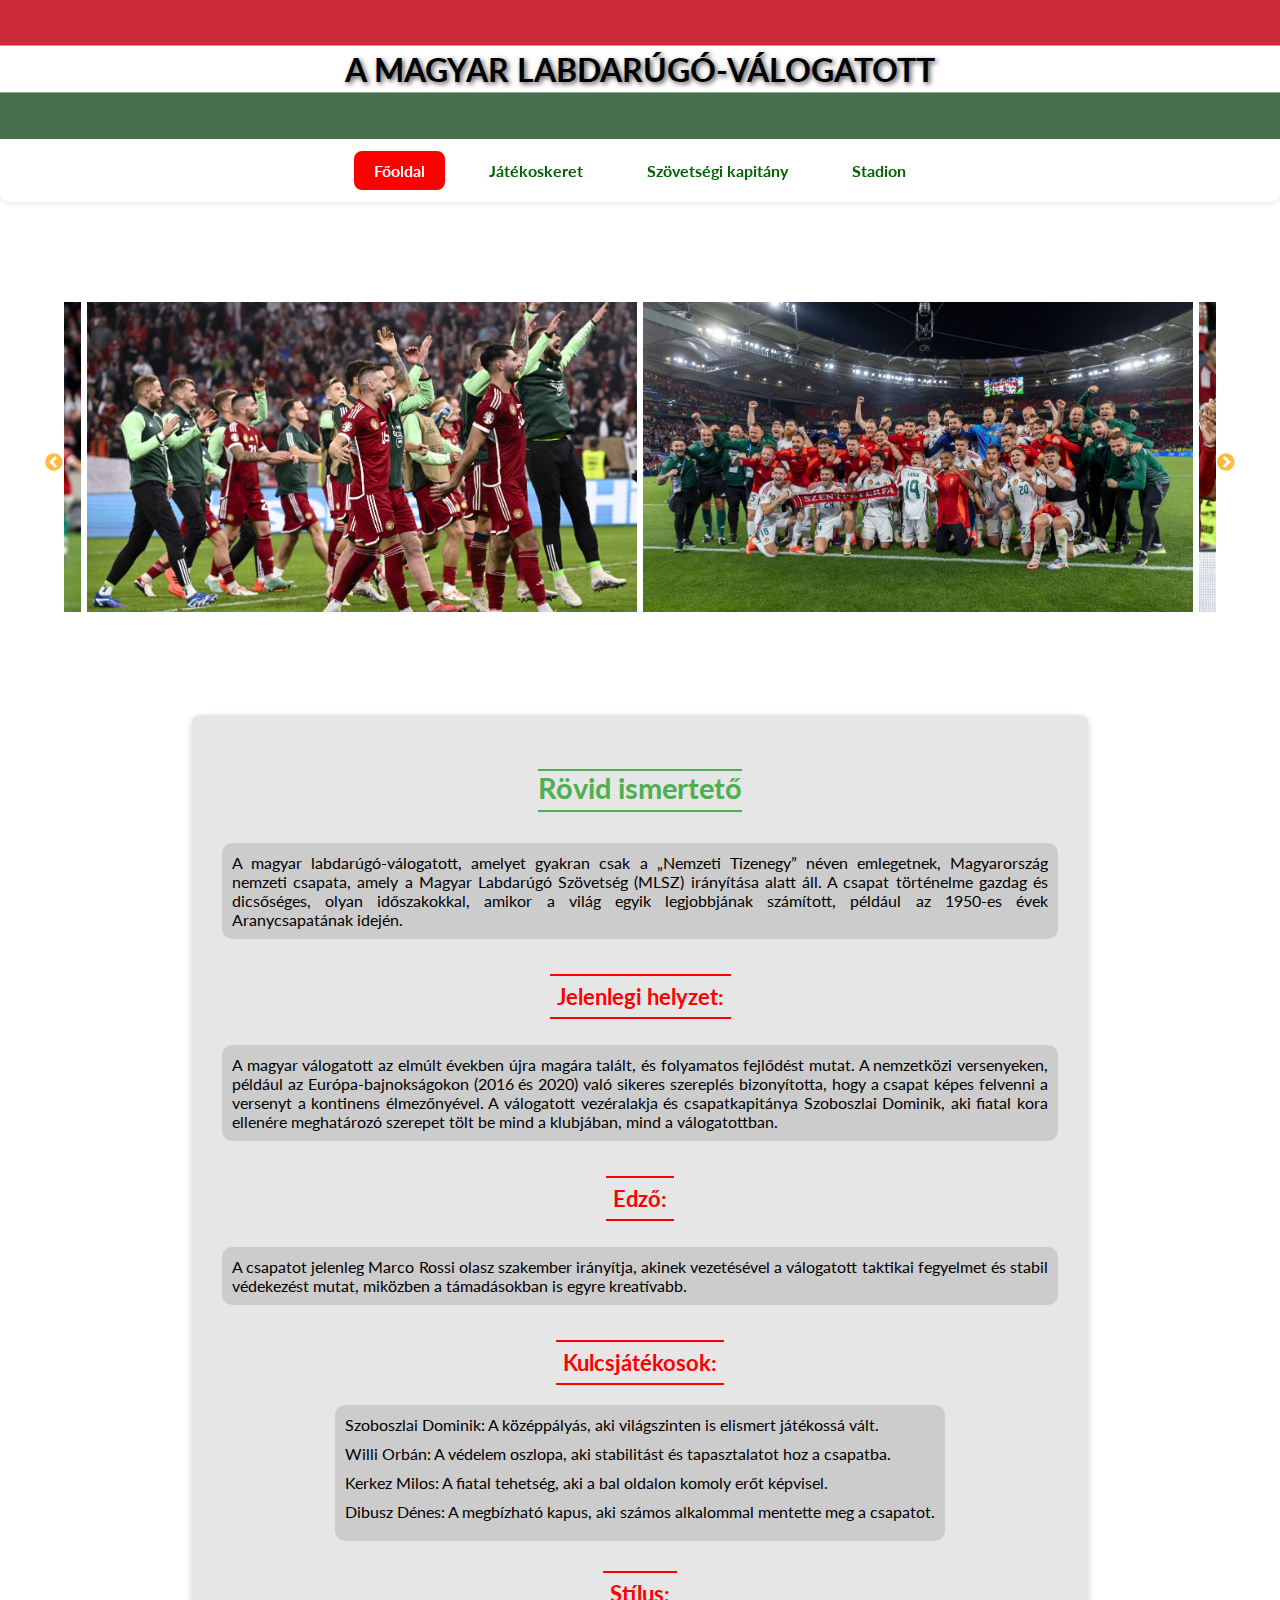
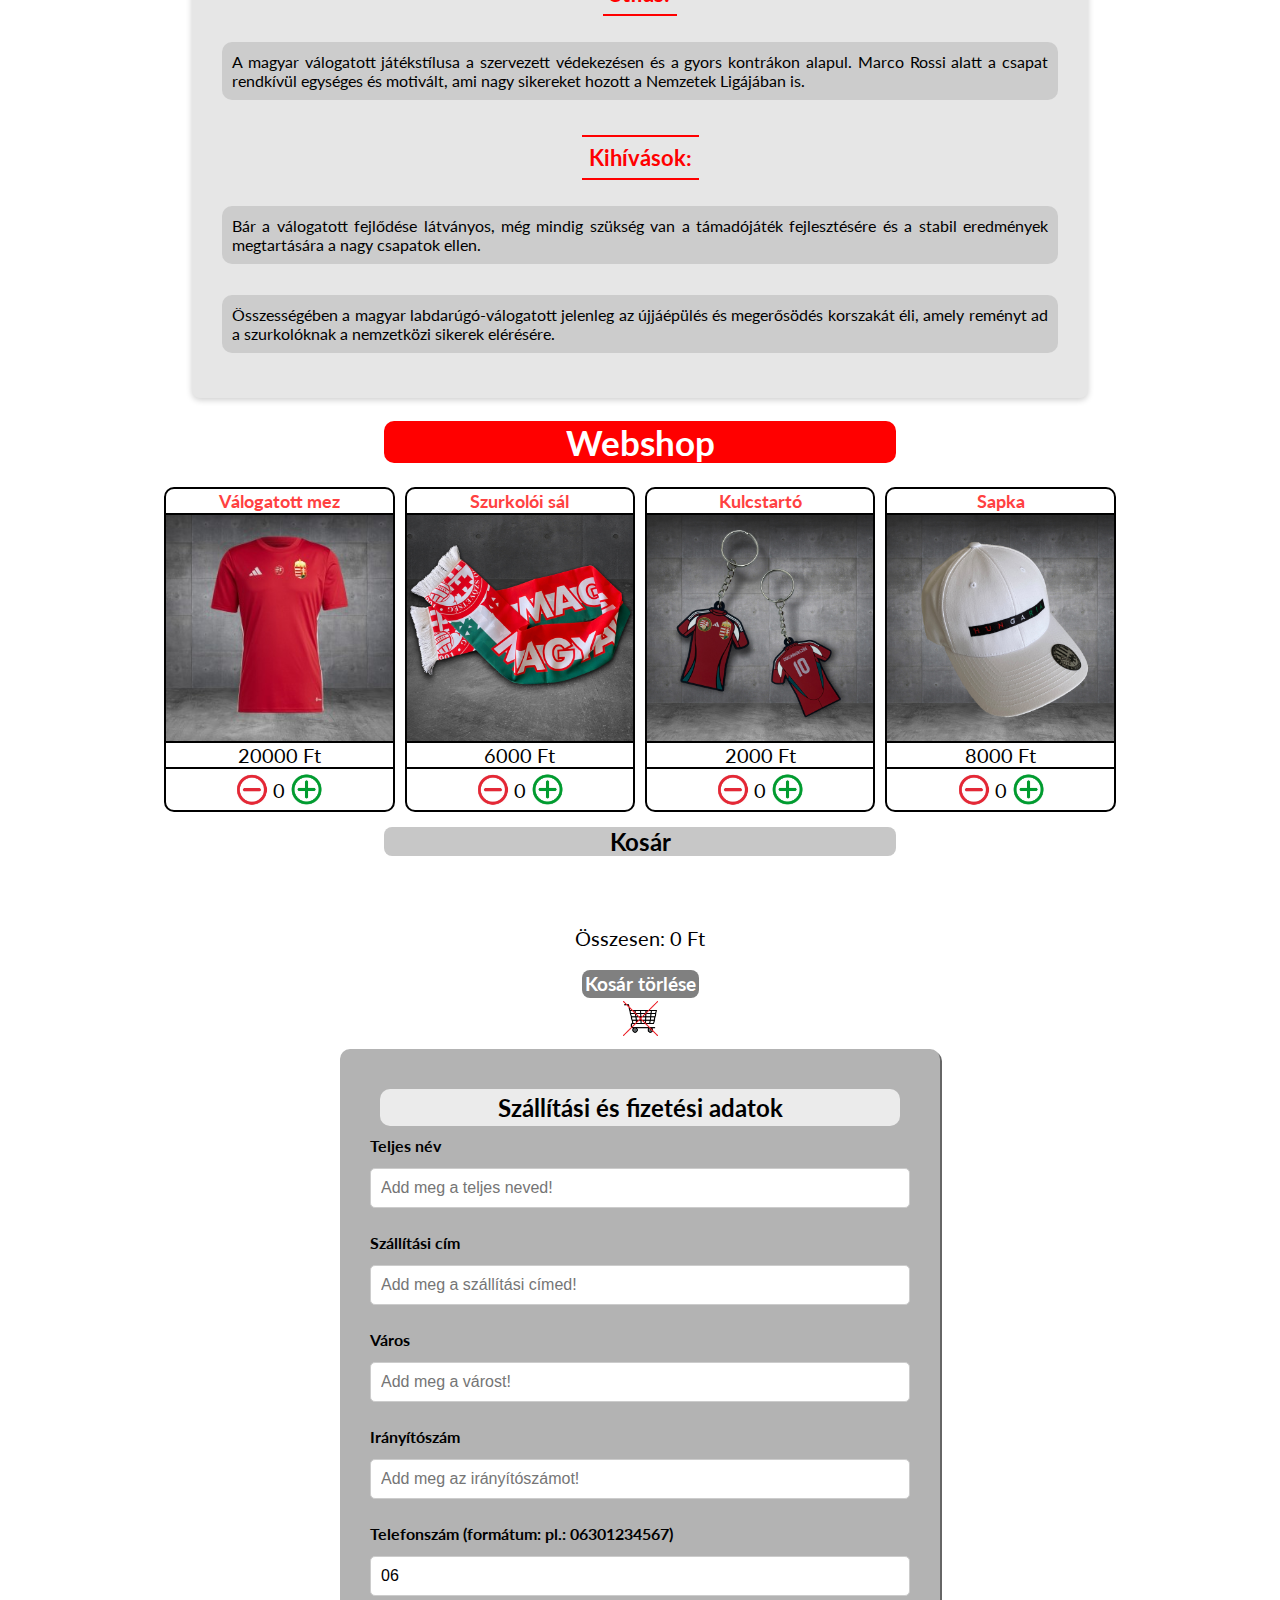
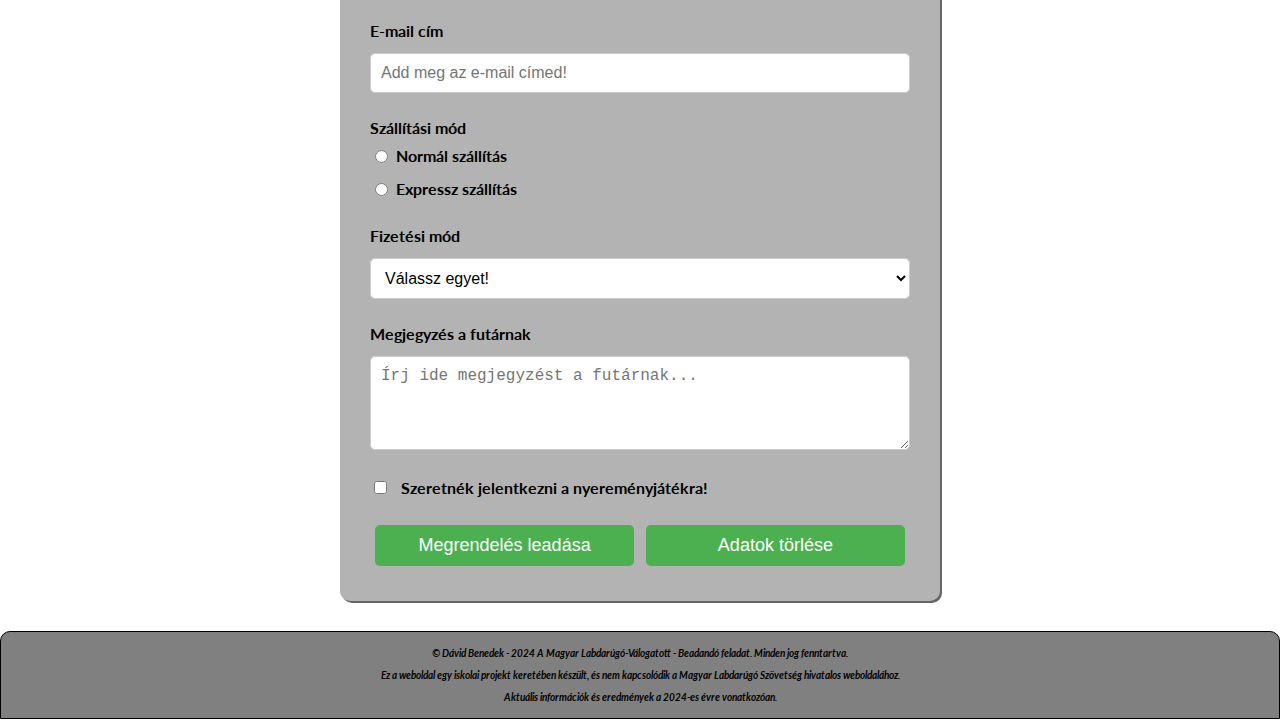
<file: index.html>
<!DOCTYPE html>
<html lang="hu">

<head>
    <meta charset="UTF-8">
    <meta name="viewport" content="width=device-width, initial-scale=1.0">
    <meta name="author" content="Dávid Benedek">
    <meta name="copyright" content="Dávid Benedek, kizárólag oktatási célokra, egyetemi beadandóként.">
    <meta name="description"
        content="Ez a weblap a magyar labdarúgó-válogatottról készült. Ezen a lapon képgalléria, nyereményjáték és általános információ található a válogatottról.">
    <title>A magyar labdarúgó-válogatott</title>
    <link rel="icon" type="image/x-icon" href="lap/favicon.jpg">
    <link
        href="https://fonts.googleapis.com/css2?family=Lato:ital,wght@0,100;0,300;0,400;0,700;0,900;1,100;1,300;1,400;1,700;1,900&display=swap"
        rel="stylesheet">
    <link rel="stylesheet" type="text/css" href="slick-1.8.1/slick/slick.css">
    <link rel="stylesheet" type="text/css" href="slick-1.8.1/slick/slick-theme.css">
    <link href="style.css" rel="stylesheet">

</head>

<body>
    <header>
        <h1>A MAGYAR LABDARÚGÓ-VÁLOGATOTT</h1>
    </header>
    <nav>
        <ul id="navlist">
            <li id="current"><a href="#">Főoldal</a></li>
            <li><a href="jatekoskeret.html">Játékoskeret</a></li>
            <li><a href="szovetsegikapitany.html">Szövetségi kapitány</a></li>
            <li><a href="stadion.html">Stadion</a></li>
        </ul>
    </nav>

    <!--Képgalléria-->

    <section class="center slider">
        <div><img src="kepek/csapat.jpg" alt="Magyar csapatkep" title="Magyar csapatkep"></div>
        <div><img src="kepek/dibusz.jpg" alt="Dibusz Dénes" title="Dibusz Dénes"></div>
        <div><img src="kepek/edzes.jpg" alt="Valogatott edzes" title="Valogatott edzes"></div>
        <div><img src="kepek/edzes2.jpg" alt="Valogatott edzes kep2" title="Valogatott edzes kep2"></div>
        <div><img src="kepek/kerkez.jpg" alt="Kerkez és Szoboszali öröm" title="Kerkez és Szoboszali öröm"></div>
        <div><img src="kepek/marco.jpg" alt="Marco és Schafi" title="Marco és Schafi"></div>
        <div><img src="kepek/sajto.jpg" alt="Marco sajtótájékozató" title="Marco sajtótájékozató"></div>
        <div><img src="kepek/szobi.jpg" alt="Szoboszlai Dominik és a csapat" title="Szoboszlai Dominik és a csapat">
        </div>
        <div><img src="kepek/szobo.jpg" alt="Szoboszlai Dominik" title="Szoboszlai Dominik"></div>
        <div><img src="kepek/veg.jpg" alt="Meccsvégi ünneplés" title="Meccsvégi ünneplés"></div>
    </section>

    <article class="article-container">
        <h2>Rövid ismertető</h2>
        <p>A magyar labdarúgó-válogatott, amelyet gyakran csak a „Nemzeti Tizenegy” néven emlegetnek, Magyarország
            nemzeti csapata, amely a Magyar Labdarúgó Szövetség (MLSZ) irányítása alatt áll. A csapat történelme gazdag
            és dicsőséges, olyan időszakokkal, amikor a világ egyik legjobbjának számított, például az 1950-es évek
            Aranycsapatának idején.</p>

        <h3>Jelenlegi helyzet:</h3>
        <p>A magyar válogatott az elmúlt években újra magára talált, és folyamatos fejlődést mutat. A nemzetközi
            versenyeken, például az Európa-bajnokságokon (2016 és 2020) való sikeres szereplés bizonyította, hogy a
            csapat képes felvenni a versenyt a kontinens élmezőnyével. A válogatott vezéralakja és csapatkapitánya
            Szoboszlai Dominik, aki fiatal kora ellenére meghatározó szerepet tölt be mind a klubjában, mind a
            válogatottban.</p>

        <h3>Edző:</h3>
        <p>A csapatot jelenleg Marco Rossi olasz szakember irányítja, akinek vezetésével a válogatott taktikai fegyelmet
            és stabil védekezést mutat, miközben a támadásokban is egyre kreatívabb.</p>

        <h3>Kulcsjátékosok:</h3>
        <ul>
            <li>Szoboszlai Dominik: A középpályás, aki világszinten is elismert játékossá vált.</li>
            <li>Willi Orbán: A védelem oszlopa, aki stabilitást és tapasztalatot hoz a csapatba.</li>
            <li>Kerkez Milos: A fiatal tehetség, aki a bal oldalon komoly erőt képvisel.</li>
            <li>Dibusz Dénes: A megbízható kapus, aki számos alkalommal mentette meg a csapatot.</li>
        </ul>

        <h3>Stílus:</h3>
        <p>A magyar válogatott játékstílusa a szervezett védekezésen és a gyors kontrákon alapul. Marco Rossi alatt a
            csapat rendkívül egységes és motivált, ami nagy sikereket hozott a Nemzetek Ligájában is.</p>

        <h3>Kihívások:</h3>
        <p>Bár a válogatott fejlődése látványos, még mindig szükség van a támadójáték fejlesztésére és a stabil
            eredmények megtartására a nagy csapatok ellen.</p>

        <p>Összességében a magyar labdarúgó-válogatott jelenleg az újjáépülés és megerősödés korszakát éli, amely
            reményt ad a szurkolóknak a nemzetközi sikerek elérésére.</p>
    </article>

    <aside>
        <h1 class="webshop-h1">Webshop</h1>
        <div class="webshop-container">
            <!--Mez-->
            <div class="item-container">
                <div class="text-container">
                    <h4>Válogatott mez</h4>
                </div>
                <div class="image-price-container">
                    <img src="webshop/mez.jpg" alt="mez">
                    <div class="price">
                        <p><span class="price-look">20000 Ft</span></p>
                    </div>

                </div>
                <div class="shop-container">
                    <table>
                        <tr>
                            <td><input type="button" class="button-look-minus" name="subtraction" id="subtraction-1"
                                    value=" "></td>
                            <td><span class="price-look" id="value-1">0</span></td>
                            <td><input type="button" name="addition" class="button-look-plus" id="addition-1" value=" ">
                            </td>
                        </tr>
                    </table>
                </div>
            </div>

            <!--Sál-->
            <div class="item-container">
                <div class="text-container">
                    <h4>Szurkolói sál</h4>
                </div>
                <div class="image-price-container">
                    <img src="webshop/sal.jpg" alt="sál">
                    <div class="price">
                        <p><span class="price-look">6000 Ft</span></p>
                    </div>

                </div>
                <div class="shop-container">
                    <table>
                        <tr>
                            <td><input type="button" class="button-look-minus" name="subtraction" id="subtraction-2"
                                    value=" "></td>
                            <td><span class="price-look" id="value-2">0</span></td>
                            <td><input type="button" name="addition" class="button-look-plus" id="addition-2" value=" ">
                            </td>
                        </tr>
                    </table>
                </div>
            </div>

            <!--Kulcstartó-->

            <div class="item-container">
                <div class="text-container">
                    <h4>Kulcstartó</h4>
                </div>
                <div class="image-price-container">
                    <img src="webshop/kulcstarto.jpg" alt="sál">
                    <div class="price">
                        <p><span class="price-look">2000 Ft</span></p>
                    </div>

                </div>
                <div class="shop-container">
                    <table>
                        <tr>
                            <td><input type="button" class="button-look-minus" name="subtraction" id="subtraction-3"
                                    value=" "></td>
                            <td><span class="price-look" id="value-3">0</span></td>
                            <td><input type="button" name="addition" class="button-look-plus" id="addition-3" value=" ">
                            </td>
                        </tr>
                    </table>
                </div>
            </div>

            <!--Sapka-->
            <div class="item-container">
                <div class="text-container">
                    <h4>Sapka</h4>
                </div>
                <div class="image-price-container">
                    <img src="webshop/sapka.jpg" alt="mez">
                    <div class="price">
                        <p><span class="price-look">8000 Ft</span></p>
                    </div>

                </div>
                <div class="shop-container">
                    <table>
                        <tr>
                            <td><input type="button" class="button-look-minus" name="subtraction" id="subtraction-4"
                                    value=" "></td>
                            <td><span class="price-look" id="value-4">0</span></td>
                            <td><input type="button" name="addition" class="button-look-plus" id="addition-4" value=" ">
                            </td>
                        </tr>
                    </table>
                </div>
            </div>
        </div>

        <!-- Kosár -->
        <h2 class="cart-h2">Kosár</h2>
        <div class="cart-container">
            <ul class="list-items" id="cart-items">
            </ul>
            <p class="price-look">Összesen: <span id="cart-total">0</span> Ft</p>
            <h3>Kosár törlése</h3>
            <input type="button" class="delete-cart-image" name="delete_cart" id="delete_cart" value=" ">
        </div>
    </aside>
    <div class="jcc">
        <div class="form-container">
            <h2>Szállítási és fizetési adatok</h2>
            <form action="https://rf.uni-corvinus.hu/webfejlesztes/receive.php" method="post" id="myform" novalidate>

                <!-- Név -->
                <div class="form-group">
                    <label for="name">Teljes név</label><br>
                    <input type="text" id="name" name="name" placeholder="Add meg a teljes neved!">
                </div>

                <!-- Cím -->
                <div class="form-group">
                    <label for="address">Szállítási cím</label><br>
                    <input type="text" id="address" name="address" placeholder="Add meg a szállítási címed!">
                </div>

                <!-- Város -->
                <div class="form-group">
                    <label for="city">Város</label><br>
                    <input type="text" id="city" name="city" placeholder="Add meg a várost!">
                </div>

                <!-- Irányítószám -->
                <div class="form-group">
                    <label for="postal-code">Irányítószám</label><br>
                    <input type="text" id="postal-code" name="postalcode" placeholder="Add meg az irányítószámot!">
                </div>

                <!-- Telefonszám -->
                <div class="form-group">
                    <label for="phone">Telefonszám (formátum: pl.: 06301234567)</label><br>
                    <input type="text" id="phone" name="phone" placeholder="Add meg a telefonszámod!" value="06">
                </div>

                <!-- E-mail -->
                <div class="form-group">
                    <label for="email">E-mail cím</label><br>
                    <input type="email" id="email" name="email" placeholder="Add meg az e-mail címed!">
                </div>

                <!-- Szállítási mód -->
                <div class="form-group">
                    <span>Szállítási mód</span>
                    <div>
                        <input type="radio" id="standard" name="shippingmethod" value="standard">
                        <label for="standard">Normál szállítás</label>
                    </div>
                    <div>
                        <input type="radio" id="express" name="shippingmethod" value="express">
                        <label for="express">Expressz szállítás</label>
                    </div>
                    <div id="shipping-error"></div>
                </div>


                <!-- Fizetési mód -->
                <div class="form-group">
                    <label for="payment-method">Fizetési mód</label><br>
                    <select id="payment-method" name="paymentmethod">
                        <option value="">Válassz egyet!</option>
                        <option value="credit-card">Bankkártyás fizetés</option>
                        <option value="cash-on-delivery">Utánvét</option>
                        <option value="paypal">PayPal</option>
                    </select>
                </div>

                <!-- Megjegyzés a futárnak -->
                <div class="form-group">
                    <label for="note">Megjegyzés a futárnak</label><br>
                    <textarea id="note" name="note" rows="4"
                        placeholder="Írj ide megjegyzést a futárnak..."></textarea>
                </div>

                <!-- Jelentkezés nyereményjátékra -->
                <div class="form-group">
                    <input type="checkbox" id="giveaway" name="giveaway">
                    <label for="giveaway">Szeretnék jelentkezni a nyereményjátékra!</label>
                </div>

                <!-- Gombok -->
                <div class="button-group">
                    <button type="submit">Megrendelés leadása</button>
                    <button type="reset">Adatok törlése</button>
                </div>
            </form>
        </div>
    </div>
    <footer>
        <p>&copy; Dávid Benedek - 2024 A Magyar Labdarúgó-Válogatott - Beadandó feladat. Minden jog fenntartva.</p>
        <p>Ez a weboldal egy iskolai projekt keretében készült, és nem kapcsolódik a Magyar Labdarúgó Szövetség
            hivatalos weboldalához.</p>
        <p>Aktuális információk és eredmények a 2024-es évre vonatkozóan.</p>
    </footer>
    <script src="jquery-3.7.1.js" type="text/javascript"></script>
    <script src="slick-1.8.1/slick/slick.js" type="text/javascript" charset="utf-8"></script>
    <script src="jquery-validation-1.19.5/dist/jquery.validate.js"></script>
    <script src="script.js" type="text/javascript">
    </script>
</body>

</html>
</file>
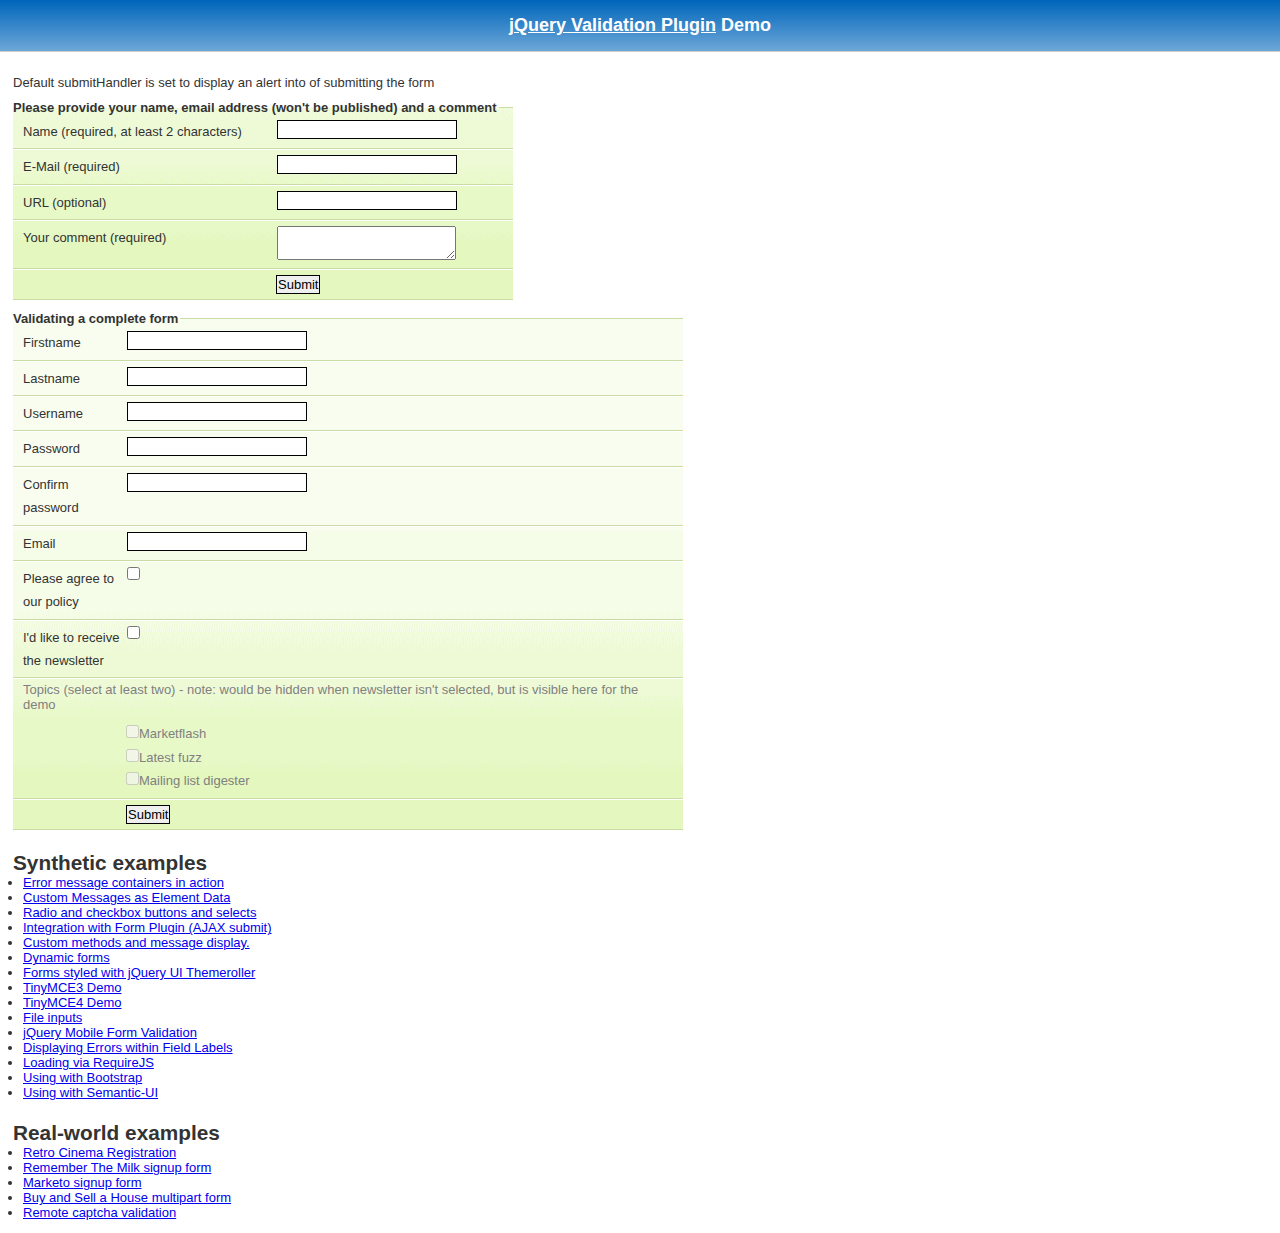
<file: jquery-validation-1.19.5/demo/index.html>
<!DOCTYPE html>
<html lang="en">
<head>
	<meta charset="utf-8">
	<title>jQuery validation plug-in - main demo</title>
	<link rel="stylesheet" href="css/screen.css">
	<script src="../lib/jquery.js"></script>
	<script src="../dist/jquery.validate.js"></script>
	<script>
	$.validator.setDefaults({
		submitHandler: function() {
			alert("submitted!");
		}
	});

	$().ready(function() {
		// validate the comment form when it is submitted
		$("#commentForm").validate();

		// validate signup form on keyup and submit
		$("#signupForm").validate({
			rules: {
				firstname: "required",
				lastname: "required",
				username: {
					required: true,
					minlength: 2
				},
				password: {
					required: true,
					minlength: 5
				},
				confirm_password: {
					required: true,
					minlength: 5,
					equalTo: "#password"
				},
				email: {
					required: true,
					email: true
				},
				topic: {
					required: "#newsletter:checked",
					minlength: 2
				},
				agree: "required"
			},
			messages: {
				firstname: "Please enter your firstname",
				lastname: "Please enter your lastname",
				username: {
					required: "Please enter a username",
					minlength: "Your username must consist of at least 2 characters"
				},
				password: {
					required: "Please provide a password",
					minlength: "Your password must be at least 5 characters long"
				},
				confirm_password: {
					required: "Please provide a password",
					minlength: "Your password must be at least 5 characters long",
					equalTo: "Please enter the same password as above"
				},
				email: "Please enter a valid email address",
				agree: "Please accept our policy",
				topic: "Please select at least 2 topics"
			}
		});

		// propose username by combining first- and lastname
		$("#username").focus(function() {
			var firstname = $("#firstname").val();
			var lastname = $("#lastname").val();
			if (firstname && lastname && !this.value) {
				this.value = firstname + "." + lastname;
			}
		});

		//code to hide topic selection, disable for demo
		var newsletter = $("#newsletter");
		// newsletter topics are optional, hide at first
		var inital = newsletter.is(":checked");
		var topics = $("#newsletter_topics")[inital ? "removeClass" : "addClass"]("gray");
		var topicInputs = topics.find("input").attr("disabled", !inital);
		// show when newsletter is checked
		newsletter.click(function() {
			topics[this.checked ? "removeClass" : "addClass"]("gray");
			topicInputs.attr("disabled", !this.checked);
		});
	});
	</script>
	<style>
	#commentForm {
		width: 500px;
	}
	#commentForm label {
		width: 250px;
	}
	#commentForm label.error, #commentForm input.submit {
		margin-left: 253px;
	}
	#signupForm {
		width: 670px;
	}
	#signupForm label.error {
		margin-left: 10px;
		width: auto;
		display: inline;
	}
	#newsletter_topics label.error {
		display: none;
		margin-left: 103px;
	}
	</style>
</head>
<body>
<h1 id="banner"><a href="https://jqueryvalidation.org/">jQuery Validation Plugin</a> Demo</h1>
<div id="main">
	<p>Default submitHandler is set to display an alert into of submitting the form</p>
	<form class="cmxform" id="commentForm" method="get" action="">
		<fieldset>
			<legend>Please provide your name, email address (won't be published) and a comment</legend>
			<p>
				<label for="cname">Name (required, at least 2 characters)</label>
				<input id="cname" name="name" minlength="2" type="text" required>
			</p>
			<p>
				<label for="cemail">E-Mail (required)</label>
				<input id="cemail" type="email" name="email" required>
			</p>
			<p>
				<label for="curl">URL (optional)</label>
				<input id="curl" type="url" name="url">
			</p>
			<p>
				<label for="ccomment">Your comment (required)</label>
				<textarea id="ccomment" name="comment" required></textarea>
			</p>
			<p>
				<input class="submit" type="submit" value="Submit">
			</p>
		</fieldset>
	</form>
	<form class="cmxform" id="signupForm" method="get" action="">
		<fieldset>
			<legend>Validating a complete form</legend>
			<p>
				<label for="firstname">Firstname</label>
				<input id="firstname" name="firstname" type="text">
			</p>
			<p>
				<label for="lastname">Lastname</label>
				<input id="lastname" name="lastname" type="text">
			</p>
			<p>
				<label for="username">Username</label>
				<input id="username" name="username" type="text">
			</p>
			<p>
				<label for="password">Password</label>
				<input id="password" name="password" type="password">
			</p>
			<p>
				<label for="confirm_password">Confirm password</label>
				<input id="confirm_password" name="confirm_password" type="password">
			</p>
			<p>
				<label for="email">Email</label>
				<input id="email" name="email" type="email">
			</p>
			<p>
				<label for="agree">Please agree to our policy</label>
				<input type="checkbox" class="checkbox" id="agree" name="agree">
			</p>
			<p>
				<label for="newsletter">I'd like to receive the newsletter</label>
				<input type="checkbox" class="checkbox" id="newsletter" name="newsletter">
			</p>
			<fieldset id="newsletter_topics">
				<legend>Topics (select at least two) - note: would be hidden when newsletter isn't selected, but is visible here for the demo</legend>
				<label for="topic_marketflash">
					<input type="checkbox" id="topic_marketflash" value="marketflash" name="topic">Marketflash
				</label>
				<label for="topic_fuzz">
					<input type="checkbox" id="topic_fuzz" value="fuzz" name="topic">Latest fuzz
				</label>
				<label for="topic_digester">
					<input type="checkbox" id="topic_digester" value="digester" name="topic">Mailing list digester
				</label>
				<label for="topic" class="error">Please select at least two topics you'd like to receive.</label>
			</fieldset>
			<p>
				<input class="submit" type="submit" value="Submit">
			</p>
		</fieldset>
	</form>
	<h3>Synthetic examples</h3>
	<ul>
		<li><a href="errorcontainer-demo.html">Error message containers in action</a>
		</li>
		<li><a href="custom-messages-data-demo.html">Custom Messages as Element Data</a>
		</li>
		<li><a href="radio-checkbox-select-demo.html">Radio and checkbox buttons and selects</a>
		</li>
		<li><a href="ajaxSubmit-integration-demo.html">Integration with Form Plugin (AJAX submit)</a>
		</li>
		<li><a href="custom-methods-demo.html">Custom methods and message display.</a>
		</li>
		<li><a href="dynamic-totals.html">Dynamic forms</a>
		</li>
		<li><a href="themerollered.html">Forms styled with jQuery UI Themeroller</a>
		</li>
		<li><a href="tinymce/">TinyMCE3 Demo</a>
		</li>
		<li><a href="tinymce4/">TinyMCE4 Demo</a>
		</li>
		<li><a href="file_input.html">File inputs</a>
		</li>
		<li><a href="jquerymobile.html">jQuery Mobile Form Validation</a>
		</li>
		<li><a href="errors-within-labels.html">Displaying Errors within Field Labels</a>
		</li>
		<li><a href="requirejs/index.html">Loading via RequireJS</a>
		</li>
		<li><a href="bootstrap/index.html">Using with Bootstrap</a>
		</li>
		<li><a href="semantic-ui/index.html">Using with Semantic-UI</a>
		</li>
	</ul>
	<h3>Real-world examples</h3>
	<ul>
		<li><a href="cinema/">Retro Cinema Registration</a></li>
		<li><a href="milk/">Remember The Milk signup form</a></li>
		<li><a href="marketo/">Marketo signup form</a></li>
		<li><a href="multipart/">Buy and Sell a House multipart form</a></li>
		<li><a href="captcha/">Remote captcha validation</a></li>
	</ul>
</div>
</body>
</html>
</file>
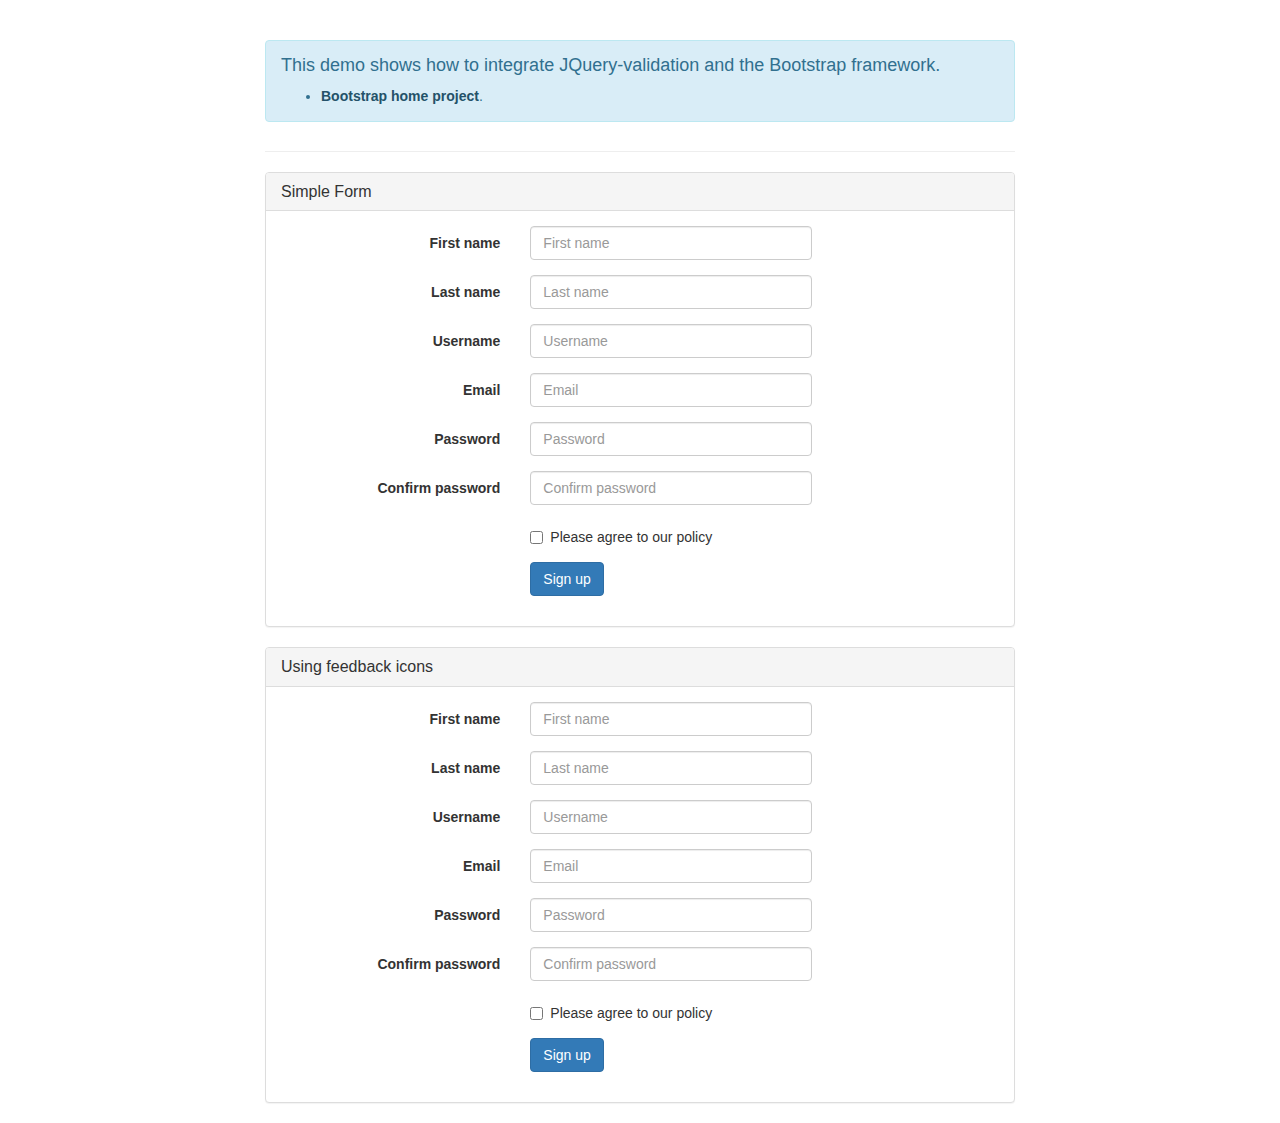
<file: jquery-validation-1.19.5/demo/bootstrap/index.html>
<!DOCTYPE html>
<html>
<head>
	<title>JQuery-validation demo | Bootstrap</title>

	<link rel="stylesheet" href="https://maxcdn.bootstrapcdn.com/bootstrap/3.3.5/css/bootstrap.min.css" />

	<script type="text/javascript" src="../../lib/jquery-1.11.1.js"></script>
	<script type="text/javascript" src="../../dist/jquery.validate.js"></script>
</head>
<body>
	<div class="container">
		<div class="row">
			<div class="col-sm-8 col-sm-offset-2">
				<div class="page-header">
					<div class="alert alert-info" role="alert">
						<h4>This demo shows how to integrate JQuery-validation and the Bootstrap framework.</h4>
						<ul>
							<li><a href="https://getbootstrap.com/" class="alert-link">Bootstrap home project</a>.</li>
						</ul>
					</div>
				</div>

				<div class="panel panel-default">
					<div class="panel-heading">
						<h3 class="panel-title">Simple Form</h3>
					</div>
					<div class="panel-body">
						<form id="signupForm" method="post" class="form-horizontal" action="">
							<div class="form-group">
								<label class="col-sm-4 control-label" for="firstname">First name</label>
								<div class="col-sm-5">
									<input type="text" class="form-control" id="firstname" name="firstname" placeholder="First name" />
								</div>
							</div>

							<div class="form-group">
								<label class="col-sm-4 control-label" for="lastname">Last name</label>
								<div class="col-sm-5">
									<input type="text" class="form-control" id="lastname" name="lastname" placeholder="Last name" />
								</div>
							</div>

							<div class="form-group">
								<label class="col-sm-4 control-label" for="username">Username</label>
								<div class="col-sm-5">
									<input type="text" class="form-control" id="username" name="username" placeholder="Username" />
								</div>
							</div>

							<div class="form-group">
								<label class="col-sm-4 control-label" for="email">Email</label>
								<div class="col-sm-5">
									<input type="text" class="form-control" id="email" name="email" placeholder="Email" />
								</div>
							</div>

							<div class="form-group">
								<label class="col-sm-4 control-label" for="password">Password</label>
								<div class="col-sm-5">
									<input type="password" class="form-control" id="password" name="password" placeholder="Password" />
								</div>
							</div>

							<div class="form-group">
								<label class="col-sm-4 control-label" for="confirm_password">Confirm password</label>
								<div class="col-sm-5">
									<input type="password" class="form-control" id="confirm_password" name="confirm_password" placeholder="Confirm password" />
								</div>
							</div>

							<div class="form-group">
								<div class="col-sm-5 col-sm-offset-4">
									<div class="checkbox">
										<label>
											<input type="checkbox" id="agree" name="agree" value="agree" />Please agree to our policy
										</label>
									</div>
								</div>
							</div>

							<div class="form-group">
								<div class="col-sm-9 col-sm-offset-4">
									<button type="submit" class="btn btn-primary" name="signup" value="Sign up">Sign up</button>
								</div>
							</div>
						</form>
					</div>
				</div>

				<div class="panel panel-default">
					<div class="panel-heading">
						<h3 class="panel-title">Using feedback icons</h3>
					</div>
					<div class="panel-body">
						<form id="signupForm1" method="post" class="form-horizontal" action="">
							<div class="form-group">
								<label class="col-sm-4 control-label" for="firstname1">First name</label>
								<div class="col-sm-5">
									<input type="text" class="form-control" id="firstname1" name="firstname1" placeholder="First name" />
								</div>
							</div>

							<div class="form-group">
								<label class="col-sm-4 control-label" for="lastname1">Last name</label>
								<div class="col-sm-5">
									<input type="text" class="form-control" id="lastname1" name="lastname1" placeholder="Last name" />
								</div>
							</div>

							<div class="form-group">
								<label class="col-sm-4 control-label" for="username1">Username</label>
								<div class="col-sm-5">
									<input type="text" class="form-control" id="username1" name="username1" placeholder="Username" />
								</div>
							</div>

							<div class="form-group">
								<label class="col-sm-4 control-label" for="email1">Email</label>
								<div class="col-sm-5">
									<input type="text" class="form-control" id="email1" name="email1" placeholder="Email" />
								</div>
							</div>

							<div class="form-group">
								<label class="col-sm-4 control-label" for="password1">Password</label>
								<div class="col-sm-5">
									<input type="password" class="form-control" id="password1" name="password1" placeholder="Password" />
								</div>
							</div>

							<div class="form-group">
								<label class="col-sm-4 control-label" for="confirm_password1">Confirm password</label>
								<div class="col-sm-5">
									<input type="password" class="form-control" id="confirm_password1" name="confirm_password1" placeholder="Confirm password" />
								</div>
							</div>

							<div class="form-group">
								<div class="col-sm-5 col-sm-offset-4">
									<div class="checkbox">
										<label>
											<input type="checkbox" id="agree1" name="agree1" value="agree" />Please agree to our policy
										</label>
									</div>
								</div>
							</div>

							<div class="form-group">
								<div class="col-sm-9 col-sm-offset-4">
									<button type="submit" class="btn btn-primary" name="signup1" value="Sign up">Sign up</button>
								</div>
							</div>
						</form>
					</div>
				</div>
			</div>
		</div>
	</div>
	<script type="text/javascript">
		$.validator.setDefaults( {
			submitHandler: function () {
				alert( "submitted!" );
			}
		} );

		$( document ).ready( function () {
			$( "#signupForm" ).validate( {
				rules: {
					firstname: "required",
					lastname: "required",
					username: {
						required: true,
						minlength: 2
					},
					password: {
						required: true,
						minlength: 5
					},
					confirm_password: {
						required: true,
						minlength: 5,
						equalTo: "#password"
					},
					email: {
						required: true,
						email: true
					},
					agree: "required"
				},
				messages: {
					firstname: "Please enter your firstname",
					lastname: "Please enter your lastname",
					username: {
						required: "Please enter a username",
						minlength: "Your username must consist of at least 2 characters"
					},
					password: {
						required: "Please provide a password",
						minlength: "Your password must be at least 5 characters long"
					},
					confirm_password: {
						required: "Please provide a password",
						minlength: "Your password must be at least 5 characters long",
						equalTo: "Please enter the same password as above"
					},
					email: "Please enter a valid email address",
					agree: "Please accept our policy"
				},
				errorElement: "em",
				errorPlacement: function ( error, element ) {
					// Add the `help-block` class to the error element
					error.addClass( "help-block" );

					if ( element.prop( "type" ) === "checkbox" ) {
						error.insertAfter( element.parent( "label" ) );
					} else {
						error.insertAfter( element );
					}
				},
				highlight: function ( element, errorClass, validClass ) {
					$( element ).parents( ".col-sm-5" ).addClass( "has-error" ).removeClass( "has-success" );
				},
				unhighlight: function (element, errorClass, validClass) {
					$( element ).parents( ".col-sm-5" ).addClass( "has-success" ).removeClass( "has-error" );
				}
			} );

			$( "#signupForm1" ).validate( {
				rules: {
					firstname1: "required",
					lastname1: "required",
					username1: {
						required: true,
						minlength: 2
					},
					password1: {
						required: true,
						minlength: 5
					},
					confirm_password1: {
						required: true,
						minlength: 5,
						equalTo: "#password1"
					},
					email1: {
						required: true,
						email: true
					},
					agree1: "required"
				},
				messages: {
					firstname1: "Please enter your firstname",
					lastname1: "Please enter your lastname",
					username1: {
						required: "Please enter a username",
						minlength: "Your username must consist of at least 2 characters"
					},
					password1: {
						required: "Please provide a password",
						minlength: "Your password must be at least 5 characters long"
					},
					confirm_password1: {
						required: "Please provide a password",
						minlength: "Your password must be at least 5 characters long",
						equalTo: "Please enter the same password as above"
					},
					email1: "Please enter a valid email address",
					agree1: "Please accept our policy"
				},
				errorElement: "em",
				errorPlacement: function ( error, element ) {
					// Add the `help-block` class to the error element
					error.addClass( "help-block" );

					// Add `has-feedback` class to the parent div.form-group
					// in order to add icons to inputs
					element.parents( ".col-sm-5" ).addClass( "has-feedback" );

					if ( element.prop( "type" ) === "checkbox" ) {
						error.insertAfter( element.parent( "label" ) );
					} else {
						error.insertAfter( element );
					}

					// Add the span element, if doesn't exists, and apply the icon classes to it.
					if ( !element.next( "span" )[ 0 ] ) {
						$( "<span class='glyphicon glyphicon-remove form-control-feedback'></span>" ).insertAfter( element );
					}
				},
				success: function ( label, element ) {
					// Add the span element, if doesn't exists, and apply the icon classes to it.
					if ( !$( element ).next( "span" )[ 0 ] ) {
						$( "<span class='glyphicon glyphicon-ok form-control-feedback'></span>" ).insertAfter( $( element ) );
					}
				},
				highlight: function ( element, errorClass, validClass ) {
					$( element ).parents( ".col-sm-5" ).addClass( "has-error" ).removeClass( "has-success" );
					$( element ).next( "span" ).addClass( "glyphicon-remove" ).removeClass( "glyphicon-ok" );
				},
				unhighlight: function ( element, errorClass, validClass ) {
					$( element ).parents( ".col-sm-5" ).addClass( "has-success" ).removeClass( "has-error" );
					$( element ).next( "span" ).addClass( "glyphicon-ok" ).removeClass( "glyphicon-remove" );
				}
			} );
		} );
	</script>
</body>
</html>
</file>
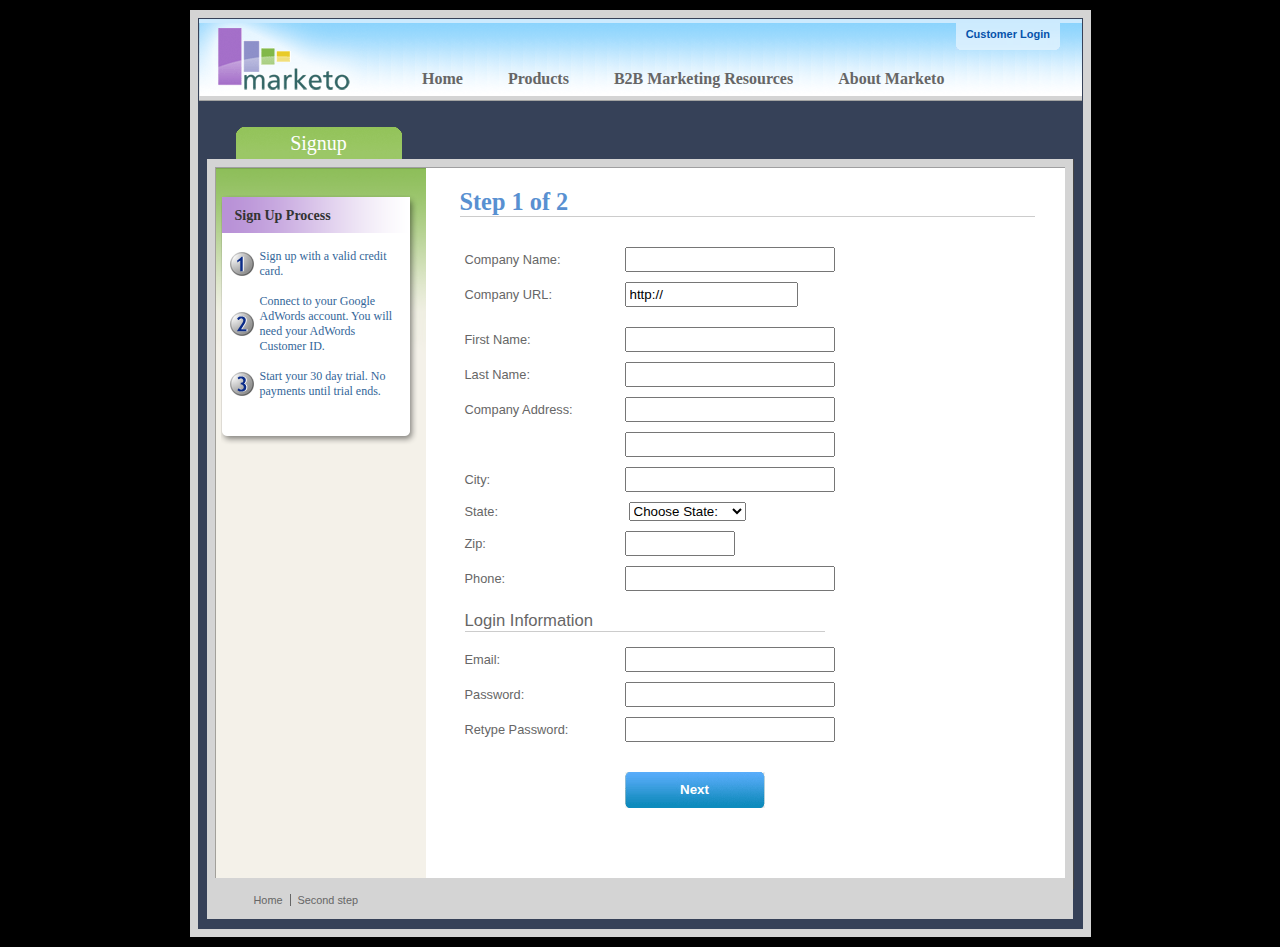
<file: jquery-validation-1.19.5/demo/marketo/index.html>
<!DOCTYPE html>
<html lang="en">
<head>
	<meta charset="utf-8">
	<title>Subscription Signup | Marketo</title>
	<script src="../../lib/jquery.js"></script>
	<script src="../../lib/jquery.mockjax.js"></script>
	<script src="../../dist/jquery.validate.js"></script>
	<script src="jquery.maskedinput.js"></script>
	<script src="mktSignup.js"></script>
	<link rel="stylesheet" href="stylesheet.css">
</head>
<body>
<!-- start page wrapper -->
<div id="letterbox">
	<!-- start header container -->
	<div id="header-background">
		<div class="nav-global-container">
			<div class="login">
				<a href="#">
					<span></span>Customer Login</a>
			</div>
			<div class="logo">
				<a href="#">
					<img src="images/logo_marketo.gif" width="168" height="73" alt="Marketo">
				</a>
			</div>
			<div class="nav-global">
				<ul>
					<li>
						<a href="#" class="nav-g01">
							<span></span>Home</a>
					</li>
					<li>
						<a href="#" class="nav-g02">
							<span></span>Products</a>
					</li>
					<li>
						<a href="#" class="nav-g04">
							<span></span>B2B Marketing Resources</a>
					</li>
					<li>
						<a href="#" class="nav-g05">
							<span></span>About Marketo</a>
					</li>
				</ul>
			</div>
		</div>
	</div>
	<!-- end header container -->
	<div class="line-grey-tier"></div>
	<!-- start page container 2 div-->
	<div id="page-container" class="resize">
		<div id="page-content-inner" class="resize">
			<!-- start col-main -->
			<div id="col-main" class="resize" style="">
				<!-- start main content -->
				<div class="main-content resize">
					<div class="action-container" style="display:none;"></div>
					<h1>Step 1 of 2</h1>
					<p>
					</p>
					<br clear="all">
					<div>
						<form id="profileForm" type="actionForm" action="step2.htm" method="get">
							<div class="error" style="display:none;">
								<img src="images/warning.gif" alt="Warning!" width="24" height="24" style="float:left; margin: -5px 10px 0px 0px;">
								<span></span>.
								<br clear="all">
							</div>
							<table cellpadding="0" cellspacing="0" border="0">
								<tr>
									<td class="label">
										<label for="co_name">Company Name:</label>
									</td>
									<td class="field">
										<input id="co_name" class="required" maxlength="40" name="co_name" size="20" type="text" tabindex="1" value="">
									</td>
								</tr>
								<tr>
									<td class="label">
										<label for="co_url">Company URL:</label>
									</td>
									<td class="field">
										<input id="co_url" class="required defaultInvalid url" maxlength="40" name="co_url" style="width:163px" type="text" tabindex="2" value="http://">
									</td>
								</tr>
								<tr>
									<td>
									<td>
								</tr>
								<tr>
									<td class="label">
										<label for="first_name">First Name:</label>
									</td>
									<td class="field">
										<input id="first_name" class="required" maxlength="40" name="first_name" size="20" type="text" tabindex="3" value="">
									</td>
								</tr>
								<tr>
									<td class="label">
										<label for="last_name">Last Name:</label>
									</td>
									<td class="field">
										<input id="last_name" class="required" maxlength="40" name="last_name" size="20" type="text" tabindex="4" value="">
									</td>
								</tr>
								<tr>
									<td class="label">
										<label for="address1">Company Address:</label>
									</td>
									<td class="field">
										<input maxlength="40" class="required" name="address1" size="20" type="text" tabindex="5" value="">
									</td>
								</tr>
								<tr>
									<td class="label"></td>
									<td class="field">
										<input maxlength="40" name="address2" size="20" type="text" tabindex="6" value="">
									</td>
								</tr>
								<tr>
									<td class="label">
										<label for="city">City:</label>
									</td>
									<td class="field">
										<input maxlength="40" class="required" name="city" size="20" type="text" tabindex="7" value="">
									</td>
								</tr>
								<tr>
									<td class="label">
										<label for="state">State:</label>
									</td>
									<td class="field">
										<select id="state" class="required" name="state" style="margin-left: 4px;" tabindex="8">
											<option value="">Choose State:</option>
											<option value="AL">Alabama</option>
											<option value="AK">Alaska</option>
											<option value="AZ">Arizona</option>
											<option value="AR">Arkansas</option>
											<option value="CA">California</option>
											<option value="CO">Colorado</option>
											<option value="CT">Connecticut</option>
											<option value="DE">Delaware</option>
											<option value="FL">Florida</option>
											<option value="GA">Georgia</option>
											<option value="HI">Hawaii</option>
											<option value="ID">Idaho</option>
											<option value="IL">Illinois</option>
											<option value="IN">Indiana</option>
											<option value="IA">Iowa</option>
											<option value="KS">Kansas</option>
											<option value="KY">Kentucky</option>
											<option value="LA">Louisiana</option>
											<option value="ME">Maine</option>
											<option value="MD">Maryland</option>
											<option value="MA">Massachusetts</option>
											<option value="MI">Michigan</option>
											<option value="MN">Minnesota</option>
											<option value="MS">Mississippi</option>
											<option value="MO">Missouri</option>
											<option value="MT">Montana</option>
											<option value="NE">Nebraska</option>
											<option value="NV">Nevada</option>
											<option value="NH">New Hampshire</option>
											<option value="NJ">New Jersey</option>
											<option value="NM">New Mexico</option>
											<option value="NY">New York</option>
											<option value="NC">North Carolina</option>
											<option value="ND">North Dakota</option>
											<option value="OH">Ohio</option>
											<option value="OK">Oklahoma</option>
											<option value="OR">Oregon</option>
											<option value="PA">Pennsylvania</option>
											<option value="RI">Rhode Island</option>
											<option value="SC">South Carolina</option>
											<option value="SD">South Dakota</option>
											<option value="TN">Tennessee</option>
											<option value="TX">Texas</option>
											<option value="UT">Utah</option>
											<option value="VT">Vermont</option>
											<option value="VA">Virginia</option>
											<option value="WA">Washington</option>
											<option value="WV">West Virginia</option>
											<option value="WI">Wisconsin</option>
											<option value="WY">Wyoming</option>
										</select>
									</td>
								</tr>
								<tr>
									<td class="label">
										<label for="zip">Zip:</label>
									</td>
									<td class="field">
										<input maxlength="10" name="zip" style="width: 100px" type="text" class="required zipcode" tabindex="9" value="">
									</td>
								</tr>
								<tr>
									<td class="label">
										<label for="phone">Phone:</label>
									</td>
									<td class="field">
										<input id="phone" maxlength="14" name="phone" type="text" class="required phone" tabindex="10" value="">
									</td>
								</tr>
								<tr>
									<td colspan="2">
										<h2 style="border-bottom: 1px solid #CCCCCC;">Login Information</h2>
									</td>
								</tr>
								<tr>
									<td class="label">
										<label for="email">Email:</label>
									</td>
									<td class="field">
										<input id="email" class="required email" remote="emails.action" maxlength="40" name="email" size="20" type="text" tabindex="11" value="">
									</td>
								</tr>
								<tr>
									<td class="label">
										<label for="password1">Password:</label>
									</td>
									<td class="field">
										<input id="password1" class="required password" maxlength="40" name="password1" size="20" type="password" tabindex="12" value="">
									</td>
								</tr>
								<tr>
									<td class="label">
										<label for="password2">Retype Password:</label>
									</td>
									<td class="field">
										<input id="password2" class="required" equalTo="#password1" maxlength="40" name="password2" size="20" type="password" tabindex="13" value="">
										<div class="formError"></div>
									</td>
								</tr>
								<tr>
									<td></td>
									<td>
										<div class="buttonSubmit">
											<span></span>
											<input class="formButton" type="submit" value="Next" style="width: 140px" tabindex="14">
										</div>
									</td>
								</tr>
							</table>
							<br>
							<br>
						</form>
						<br clear="all">
					</div>
				</div>
				<!-- end main content -->
				<br>
			</div>
			<!-- end col-main -->
			<!-- start left col -->
			<div id="col-left" class="nav-left-back empty resize" style="position: absolute; min-height: 450px;">
				<div class="col-left-header-tab" style="position: absolute;">Signup</div>
				<div class="nav-left"></div>
				<div class="left-nav-callout png" style="top: 15px; margin-bottom: 100px;">
					<img src="images/left-nav-callout-long.png" class="png" alt="">
					<h6>Sign Up Process</h6>
					<a style="background-image: url(images/step1-24.gif); font-weight: normal; text-decoration: none; cursor: default;">Sign up with a valid credit card.</a>
					<a style="background-image: url(images/step2-24.gif); font-weight: normal; text-decoration: none; cursor: default;">Connect to your Google AdWords account.  You will need your AdWords Customer ID.</a>
					<a style="background-image: url(images/step3-24.gif); font-weight: normal; text-decoration: none; cursor: default;">Start your 30 day trial.  No payments until trial ends.</a>
				</div>
				<div class="footerAddress">
					<b>Marketo Inc.</b>
					<br>1710 S. Amphlett Blvd.
					<br>San Mateo, CA 94402 USA
					<br>
				</div>
				<br clear="all">
			</div>
			<!-- end left col -->
		</div>
	</div>
	<!-- end page container 2 divs-->
	<div id="footer-container" align="center">
		<div class="footer">
			<ul>
				<li><a href="..">Home</a>
				</li>
				<li class="line-off"><a href="step2.htm">Second step</a>
				</li>
			</ul>
		</div>
	</div>
	<!-- end page wrapper -->
</div>
</body>
</html>
</file>
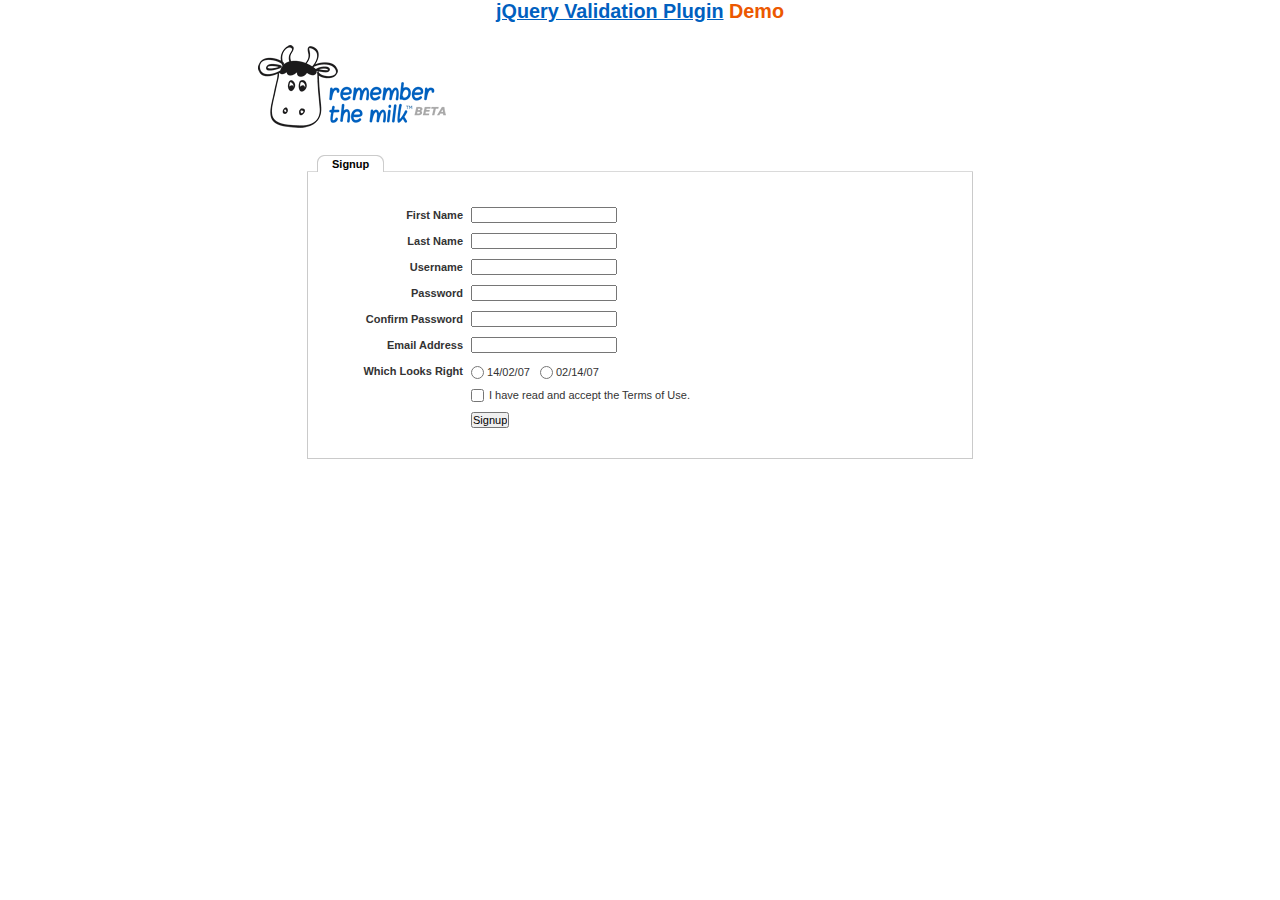
<file: jquery-validation-1.19.5/demo/milk/index.html>
<!DOCTYPE html>
<html lang="en">
<head>
	<meta charset="utf-8">
	<title>Remember The Milk signup form - jQuery Validate plugin demo - with friendly permission from the RTM team</title>
	<link rel="stylesheet" href="milk.css">
	<script src="../../lib/jquery.js"></script>
	<script src="../../lib/jquery.mockjax.js"></script>
	<script src="../../dist/jquery.validate.js"></script>
	<script>
	$(document).ready(function() {
		$.mockjax({
			url: "emails.action",
			response: function(settings) {
				var email = settings.data.email,
					emails = ["glen@marketo.com", "george@bush.gov", "me@god.com", "aboutface@cooper.com", "steam@valve.com", "bill@gates.com"];
				this.responseText = "true";
				if ($.inArray(email, emails) !== -1) {
					this.responseText = "false";
				}
			},
			responseTime: 500
		});

		$.mockjax({
			url: "users.action",
			response: function(settings) {
				var user = settings.data.username,
					users = ["asdf", "Peter", "Peter2", "George"];
				this.responseText = "true";
				if ($.inArray(user, users) !== -1) {
					this.responseText = "false";
				}
			},
			responseTime: 500
		});

		// validate signup form on keyup and submit
		var validator = $("#signupform").validate({
			rules: {
				firstname: "required",
				lastname: "required",
				username: {
					required: true,
					minlength: 2,
					remote: "users.action"
				},
				password: {
					required: true,
					minlength: 5
				},
				password_confirm: {
					required: true,
					minlength: 5,
					equalTo: "#password"
				},
				email: {
					required: true,
					email: true,
					remote: "emails.action"
				},
				dateformat: "required",
				terms: "required"
			},
			messages: {
				firstname: "Enter your firstname",
				lastname: "Enter your lastname",
				username: {
					required: "Enter a username",
					minlength: jQuery.validator.format("Enter at least {0} characters"),
					remote: jQuery.validator.format("{0} is already in use")
				},
				password: {
					required: "Provide a password",
					minlength: jQuery.validator.format("Enter at least {0} characters")
				},
				password_confirm: {
					required: "Repeat your password",
					minlength: jQuery.validator.format("Enter at least {0} characters"),
					equalTo: "Enter the same password as above"
				},
				email: {
					required: "Please enter a valid email address",
					minlength: "Please enter a valid email address",
					remote: jQuery.validator.format("{0} is already in use")
				},
				dateformat: "Choose your preferred dateformat",
				terms: " "
			},
			// the errorPlacement has to take the table layout into account
			errorPlacement: function(error, element) {
				if (element.is(":radio"))
					error.appendTo(element.parent().next().next());
				else if (element.is(":checkbox"))
					error.appendTo(element.next());
				else
					error.appendTo(element.parent().next());
			},
			// specifying a submitHandler prevents the default submit, good for the demo
			submitHandler: function() {
				alert("submitted!");
			},
			// set this class to error-labels to indicate valid fields
			success: function(label) {
				// set &nbsp; as text for IE
				label.html("&nbsp;").addClass("checked");
			},
			highlight: function(element, errorClass) {
				$(element).parent().next().find("." + errorClass).removeClass("checked");
			}
		});

		// propose username by combining first- and lastname
		$("#username").focus(function() {
			var firstname = $("#firstname").val();
			var lastname = $("#lastname").val();
			if (firstname && lastname && !this.value) {
				this.value = (firstname + "." + lastname).toLowerCase();
			}
		});
	});
	</script>
</head>
<body>
<h1 id="banner"><a href="https://jqueryvalidation.org/">jQuery Validation Plugin</a> Demo</h1>
<div id="main">
	<div id="content">
		<div id="header">
			<div id="headerlogo">
				<img src="milk.png" alt="Remember The Milk">
			</div>
		</div>
		<div style="clear: both;">
			<div></div>
		</div>
		<div class="content">
			<div id="signupbox">
				<div id="signuptab">
					<ul>
						<li id="signupcurrent"><a href=" ">Signup</a>
						</li>
					</ul>
				</div>
				<div id="signupwrap">
					<form id="signupform" autocomplete="off" method="get" action="">
						<table>
							<tr>
								<td class="label">
									<label id="lfirstname" for="firstname">First Name</label>
								</td>
								<td class="field">
									<input id="firstname" name="firstname" type="text" value="" maxlength="100">
								</td>
								<td class="status"></td>
							</tr>
							<tr>
								<td class="label">
									<label id="llastname" for="lastname">Last Name</label>
								</td>
								<td class="field">
									<input id="lastname" name="lastname" type="text" value="" maxlength="100">
								</td>
								<td class="status"></td>
							</tr>
							<tr>
								<td class="label">
									<label id="lusername" for="username">Username</label>
								</td>
								<td class="field">
									<input id="username" name="username" type="text" value="" maxlength="50">
								</td>
								<td class="status"></td>
							</tr>
							<tr>
								<td class="label">
									<label id="lpassword" for="password">Password</label>
								</td>
								<td class="field">
									<input id="password" name="password" type="password" maxlength="50" value="">
								</td>
								<td class="status"></td>
							</tr>
							<tr>
								<td class="label">
									<label id="lpassword_confirm" for="password_confirm">Confirm Password</label>
								</td>
								<td class="field">
									<input id="password_confirm" name="password_confirm" type="password" maxlength="50" value="">
								</td>
								<td class="status"></td>
							</tr>
							<tr>
								<td class="label">
									<label id="lemail" for="email">Email Address</label>
								</td>
								<td class="field">
									<input id="email" name="email" type="text" value="" maxlength="150">
								</td>
								<td class="status"></td>
							</tr>
							<tr>
								<td class="label">
									<label>Which Looks Right</label>
								</td>
								<td class="field" colspan="2" style="vertical-align: top; padding-top: 2px;">
									<table>
										<tbody>
											<tr>
												<td style="padding-right: 5px;">
													<input id="dateformat_eu" name="dateformat" type="radio" value="0">
													<label id="ldateformat_eu" for="dateformat_eu">14/02/07</label>
												</td>
												<td style="padding-left: 5px;">
													<input id="dateformat_am" name="dateformat" type="radio" value="1">
													<label id="ldateformat_am" for="dateformat_am">02/14/07</label>
												</td>
												<td>
												</td>
											</tr>
										</tbody>
									</table>
								</td>
							</tr>
							<tr>
								<td class="label">&nbsp;</td>
								<td class="field" colspan="2">
									<div id="termswrap">
										<input id="terms" type="checkbox" name="terms">
										<label id="lterms" for="terms">I have read and accept the Terms of Use.</label>
									</div>
									<!-- /termswrap -->
								</td>
							</tr>
							<tr>
								<td class="label">
									<label id="lsignupsubmit" for="signupsubmit">Signup</label>
								</td>
								<td class="field" colspan="2">
									<input id="signupsubmit" name="signup" type="submit" value="Signup">
								</td>
							</tr>
						</table>
					</form>
				</div>
			</div>
		</div>
	</div>
</div>
</body>
</html>
</file>
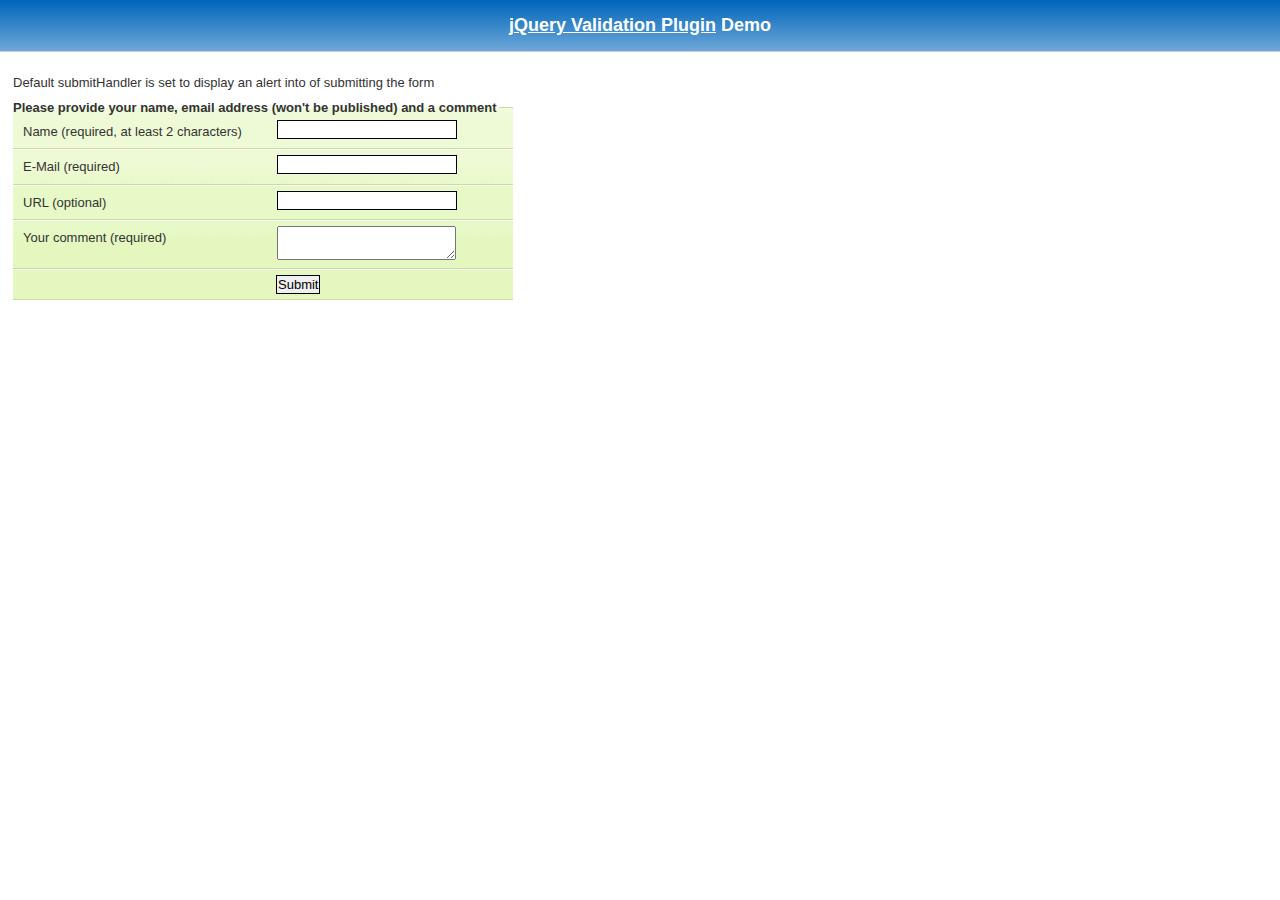
<file: jquery-validation-1.19.5/demo/requirejs/index.html>
<!DOCTYPE html>
<html lang="en">
	<head>
		<meta charset="utf-8">
		<title>jQuery validation plug-in - requirejs demo</title>

		<link rel="stylesheet" href="../css/screen.css">

		<style type="text/css">
			#commentForm { width: 500px; }
			#commentForm label { width: 250px; }
			#commentForm label.error, #commentForm input.submit { margin-left: 253px; }
		</style>
</head>
<body>

	<h1 id="banner"><a href="https://jqueryvalidation.org/">jQuery Validation Plugin</a> Demo</h1>
	<div id="main">

		<p>Default submitHandler is set to display an alert into of submitting the form</p>
		<form class="cmxform" id="commentForm" method="get" action="">
			<fieldset>
				<legend>Please provide your name, email address (won't be published) and a comment</legend>
				<p>
					<label for="cname">Name (required, at least 2 characters)</label>
					<input id="cname" name="name" minlength="2" type="text" required>
				</p>
				<p>
					<label for="cemail">E-Mail (required)</label>
					<input id="cemail" type="email" name="email" required>
				</p>
				<p>
					<label for="curl">URL (optional)</label>
					<input id="curl" type="url" name="url">
				</p>
				<p>
					<label for="ccomment">Your comment (required)</label>
					<textarea id="ccomment" name="comment" required></textarea>
				</p>
				<p>
					<input class="submit" type="submit" value="Submit">
				</p>
			</fieldset>
		</form>

		<script>
		var require = {
			paths: {
				"jquery": "../../lib/jquery-3.1.1"
			}
		};
		</script>
		<script src="../../lib/require.js" data-main="app.js"></script>
	</div>
</body>
</html>
</file>
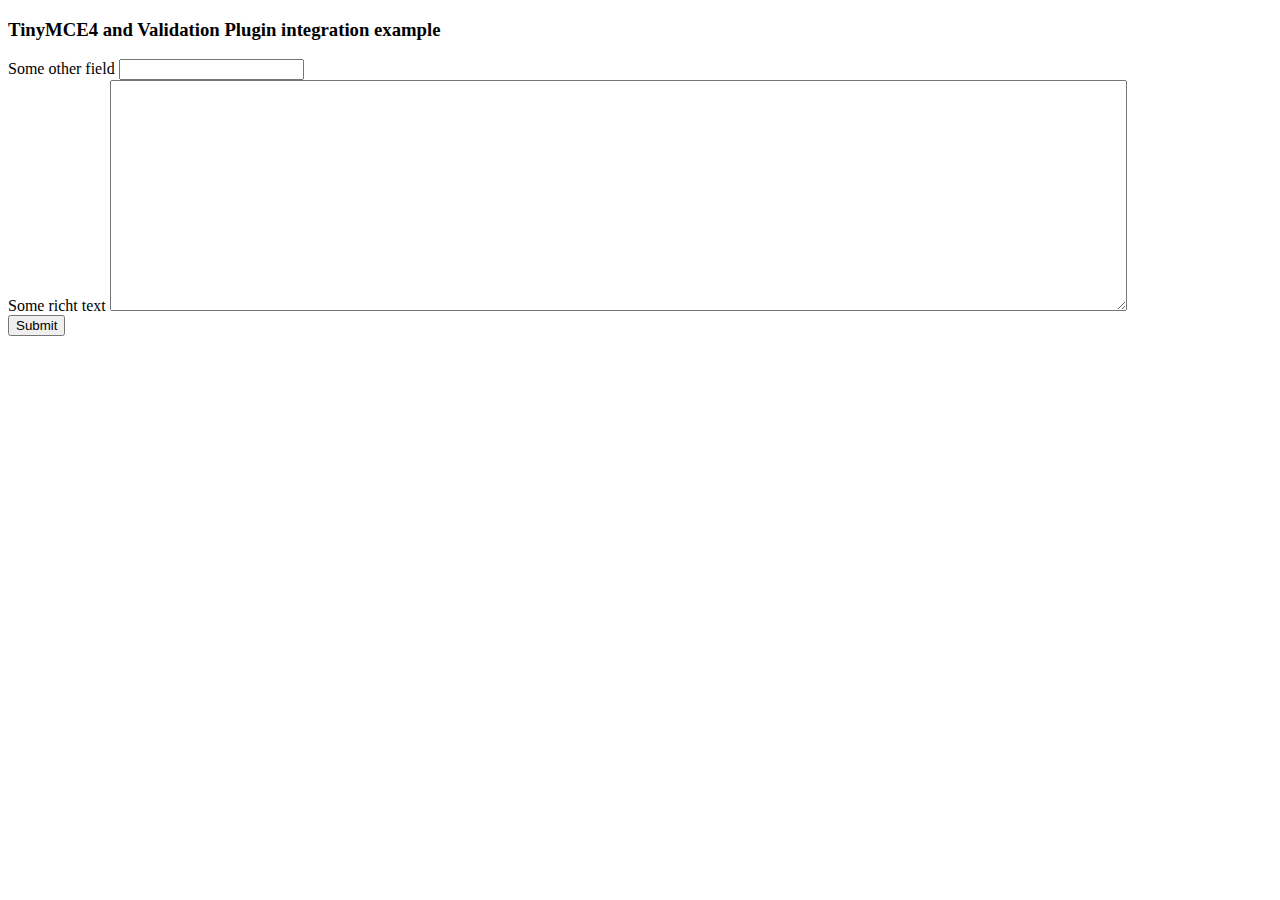
<file: jquery-validation-1.19.5/demo/tinymce4/index.html>
<!doctype html>
<html lang="en">
<head>
	<meta charset="utf-8">
	<title>jQuery Validation plugin: integration with TinyMCE</title>
	<script src="../../lib/jquery.js"></script>
	<script src="../../dist/jquery.validate.js"></script>
	<script src="//tinymce.cachefly.net/4.1/tinymce.min.js"></script>
	<script>
	tinymce.init({
		mode: "textareas",

		setup: function(editor) {
			editor.on('change', function(e) {
				tinymce.triggerSave();
				$("#" + editor.id).valid();
			});
		}

	});
	$(function() {
		var validator = $("#myform").submit(function() {
			// update underlying textarea before submit validation
			tinyMCE.triggerSave();
		}).validate({
			ignore: "",
			rules: {
				title: "required",
				content: "required"
			},
			errorPlacement: function(label, element) {
				// position error label after generated textarea
				if (element.is("textarea")) {
					label.insertAfter(element.next());
				} else {
					label.insertAfter(element)
				}
			}
		});
		validator.focusInvalid = function() {
			// put focus on tinymce on submit validation
			if (this.settings.focusInvalid) {
				try {
					var toFocus = $(this.findLastActive() || this.errorList.length && this.errorList[0].element || []);
					if (toFocus.is("textarea")) {
						tinyMCE.get(toFocus.attr("id")).focus();
					} else {
						toFocus.filter(":visible").focus();
					}
				} catch (e) {
					// ignore IE throwing errors when focusing hidden elements
				}
			}
		}
	})
	</script>
	<!-- /TinyMCE -->
</head>
<body>
<form id="myform" action="">
	<h3>TinyMCE4 and Validation Plugin integration example</h3>
	<label>Some other field</label>
	<input name="title">
	<br>
	<label>Some richt text</label>
	<textarea id="content" name="content" rows="15" cols="80" style="width: 80%"></textarea>
	<br>
	<input type="submit" name="save" value="Submit">
</form>
</body>
</html>
</file>
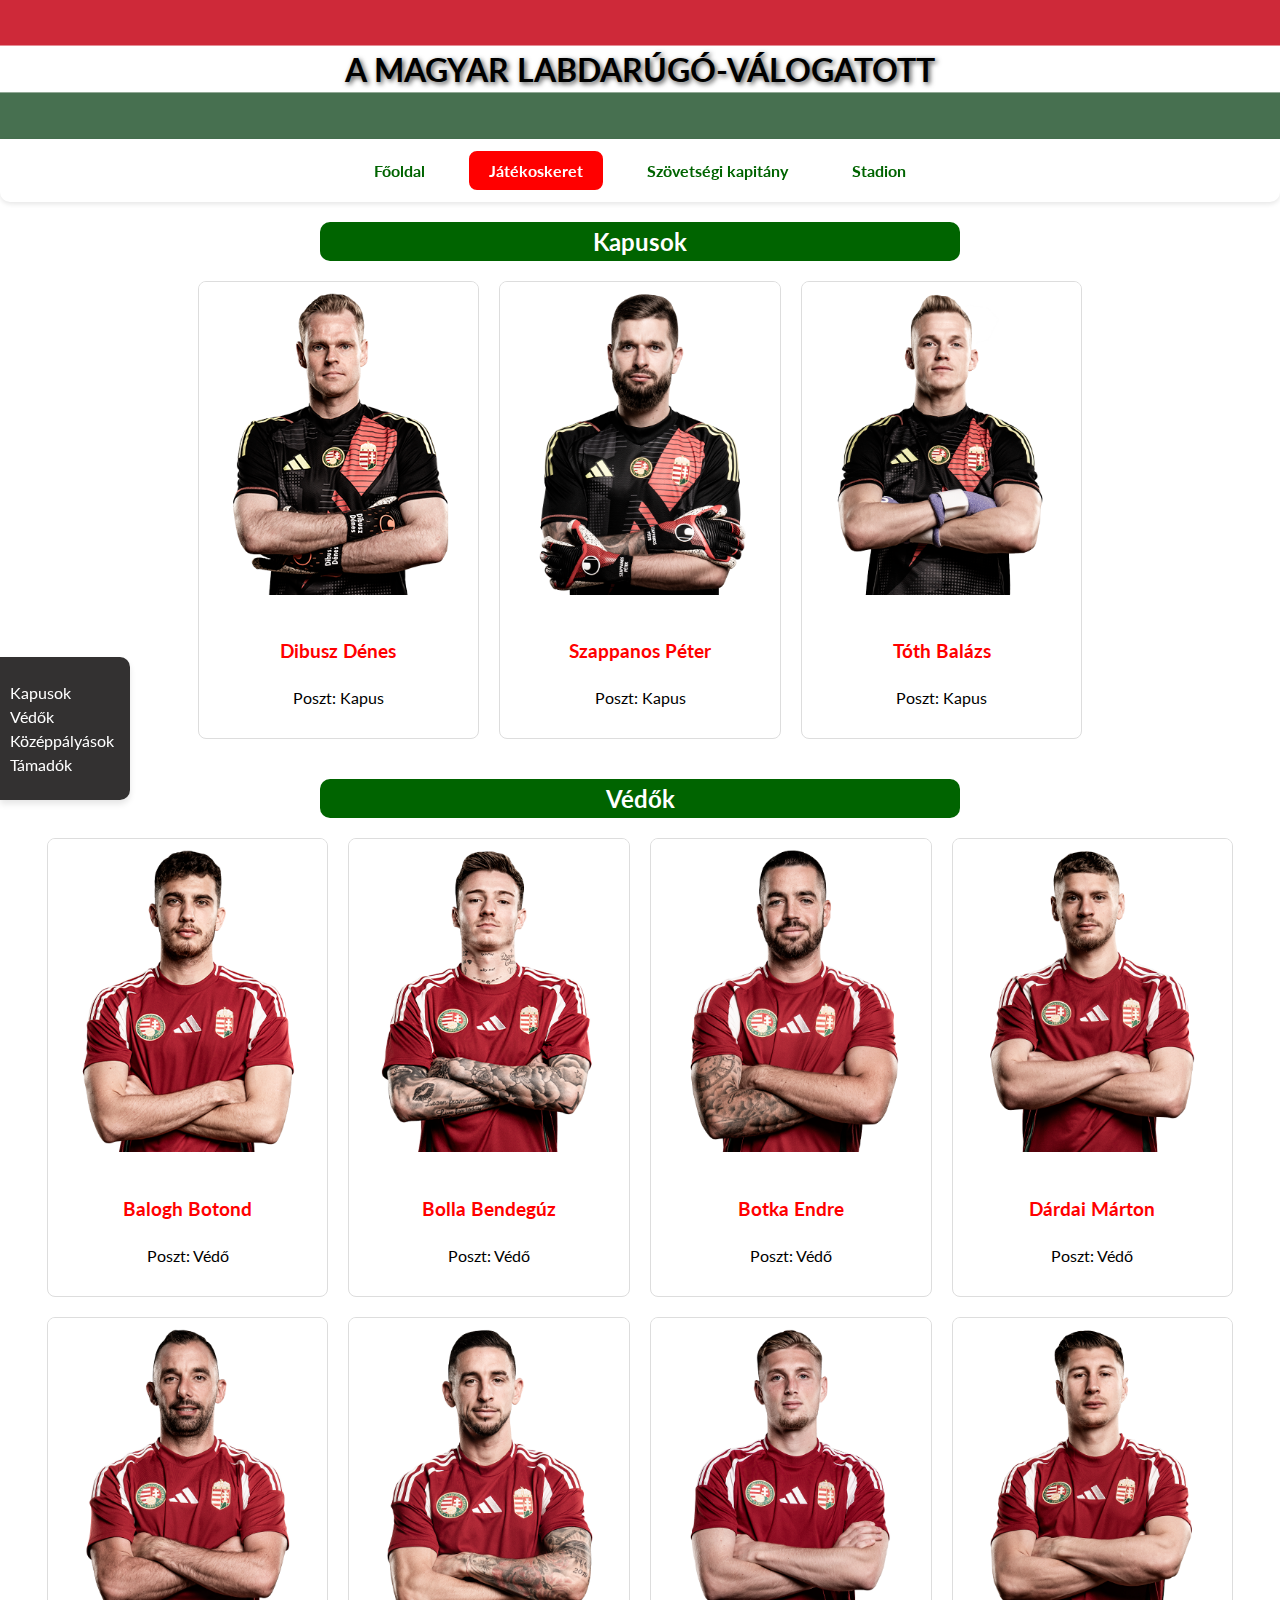
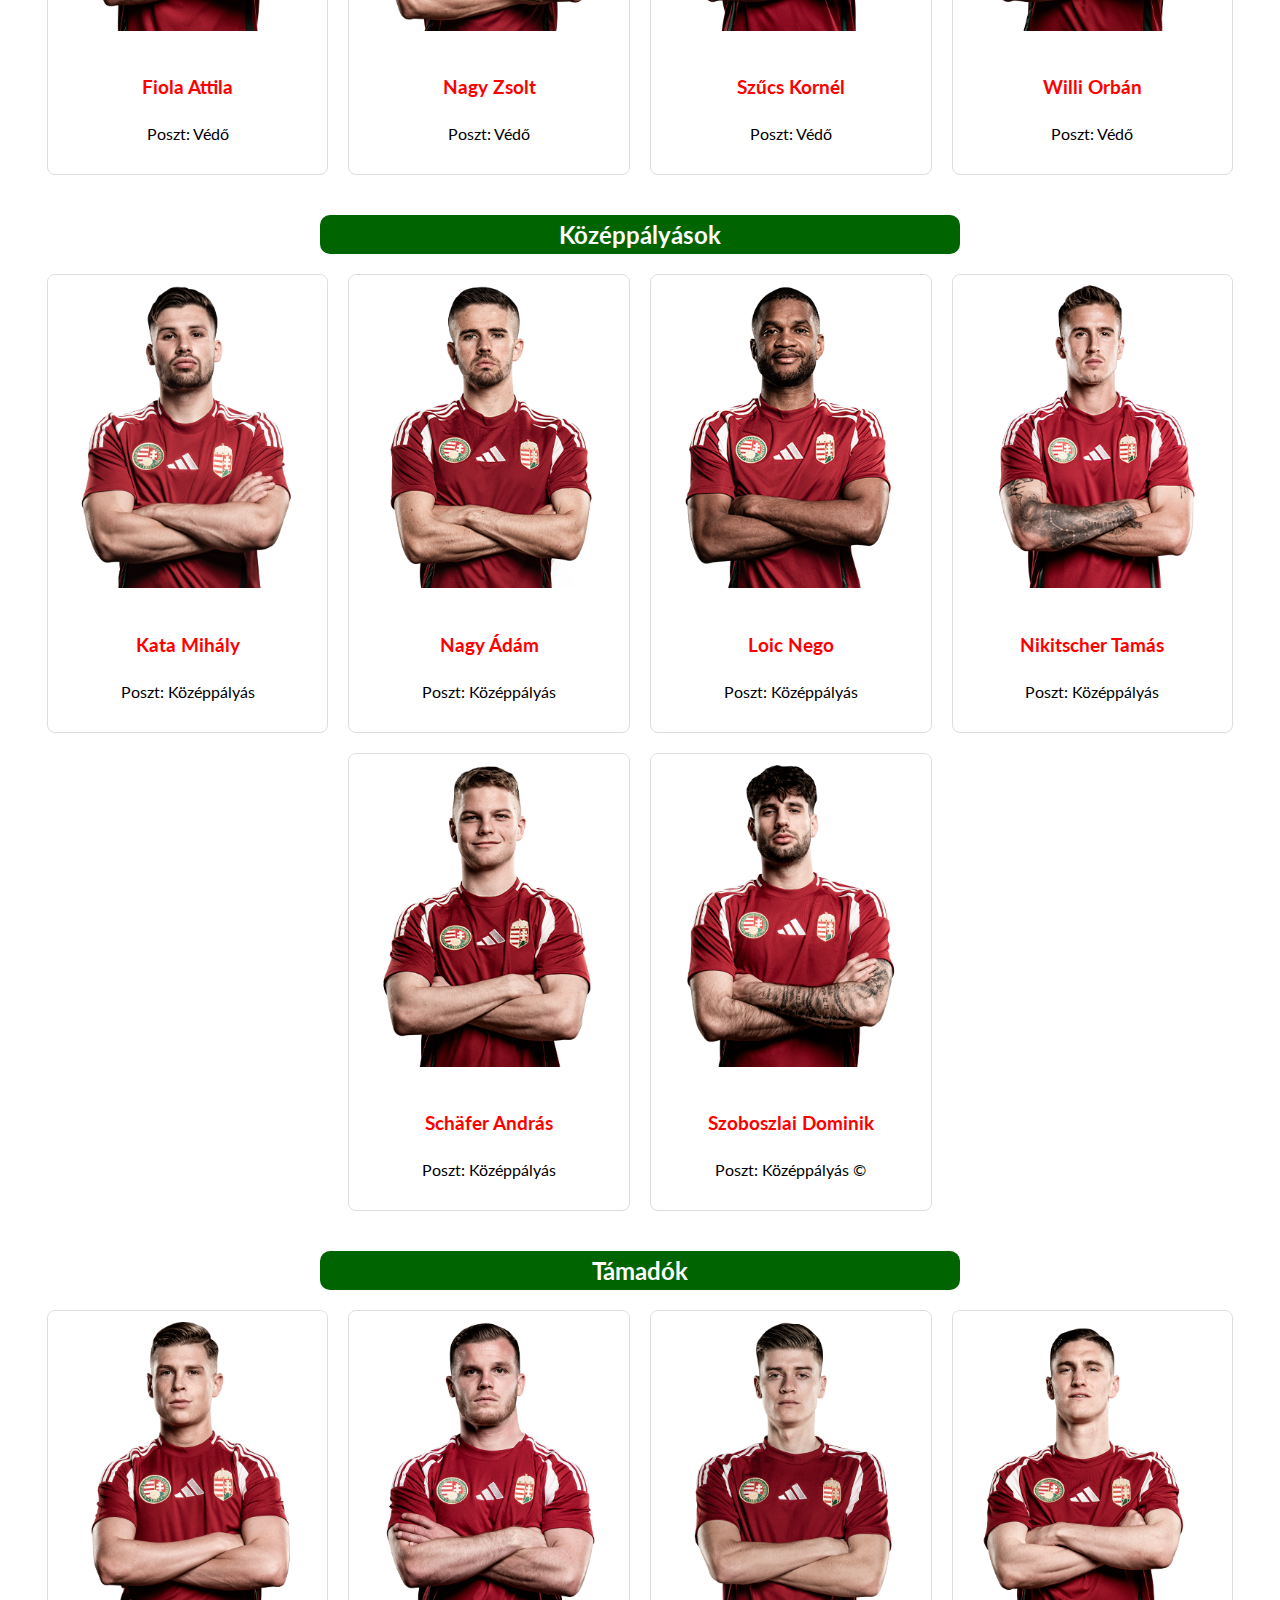
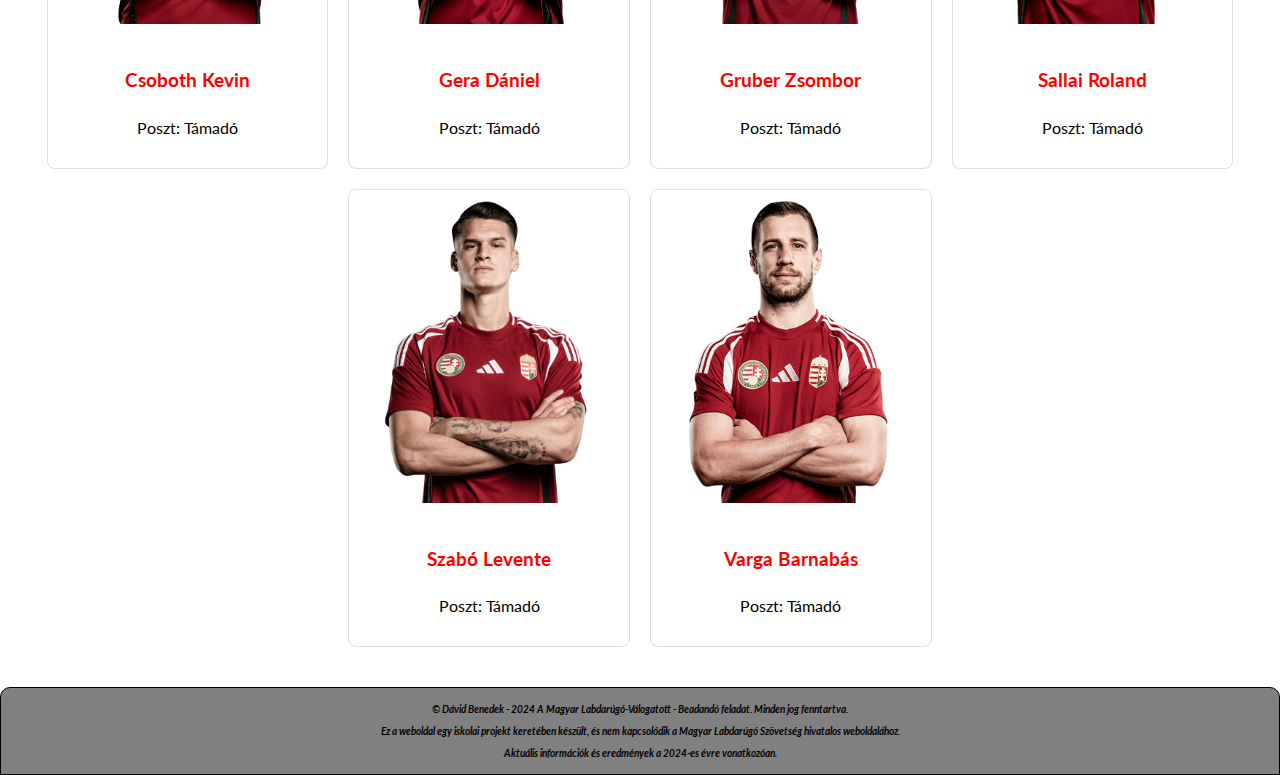
<file: jatekoskeret.html>
<!DOCTYPE html>
<html lang="hu">

<head>
  <meta charset="UTF-8">
  <meta name="viewport" content="width=device-width, initial-scale=1.0">
  <meta name="author" content="Dávid Benedek">
    <meta name="copyright" content="Dávid Benedek, kizárólag oktatási célokra, egyetemi beadandóként.">
    <meta name="description" content="Ez a weblap a magyar labdarúgó-válogatottról készült. Ezen a lapon a játékosok találhatóak.">
  <title>A magyar labdarúgó-válogatott</title>
  <link rel="icon" type="image/x-icon" href="lap/favicon.jpg">
  <link href="style.css" rel="stylesheet">
  <link href="https://fonts.googleapis.com/css2?family=Lato:ital,wght@0,100;0,300;0,400;0,700;0,900;1,100;1,300;1,400;1,700;1,900&display=swap" rel="stylesheet">

</head>

<body>
  <header>
    <h1>A MAGYAR LABDARÚGÓ-VÁLOGATOTT</h1>
  </header>
  <nav>
    <ul id="navlist">
      <li><a href="index.html">Főoldal</a></li>
      <li id="current"><a href="#">Játékoskeret</a></li>
      <li><a href="szovetsegikapitany.html">Szövetségi kapitány</a></li>
      <li><a href="stadion.html">Stadion</a></li>
    </ul>
  </nav>

  <aside id="anchor-menu">
    <ul>
        <li><a href="#kapusok">Kapusok</a></li>
        <li><a href="#vedok">Védők</a></li>
        <li><a href="#kozeppalyasok">Középpályások</a></li>
        <li><a href="#tamadok">Támadók</a></li>
    </ul>
</aside>

  <main>
    <!-- Kapusok -->
    <section id="kapusok" class="position-group">
      <h2>Kapusok</h2>
      <div class="player-container">

        <div class="player-card">
          <a href="https://valogatott.mlsz.hu/ferfi-a-valogatott/jatekos/dibusz-denes/1007"><img src="jatekosok/dibusz.png" alt="Dibusz Dénes" title="Dibusz Dénes"></a>
          <div class="player-info">
            <h3>Dibusz Dénes</h3>
            <p>Poszt: Kapus</p>
          </div>
        </div>

        <div class="player-card">
          <a href="https://valogatott.mlsz.hu/ferfi-a-valogatott/jatekos/szappanos-peter/16515"><img src="jatekosok/szappanos.png" alt="Szappanos Péter" title="Szappanos Péter"></a>
          <div class="player-info">
            <h3>Szappanos Péter</h3>
            <p>Poszt: Kapus</p>
          </div>
        </div>

        <div class="player-card">
          <a href="https://valogatott.mlsz.hu/ferfi-a-valogatott/jatekos/toth-balazs/4777"><img src="jatekosok/tóth.png" alt="Tóth Balázs" title="Tóth Balázs"></a>
          <div class="player-info">
            <h3>Tóth Balázs</h3>
            <p>Poszt: Kapus</p>
          </div>
        </div>

      </div>
    </section>

    <!-- Védők -->
    <section id="vedok" class="position-group">
      <h2>Védők</h2>
      <div class="player-container">
        <div class="player-card">
          <a href="https://valogatott.mlsz.hu/ferfi-a-valogatott/jatekos/balogh-botond/2460"><img src="jatekosok/balogh.png" alt="Balogh Botond" title="Balogh Botond"></a>
          <div class="player-info">
            <h3>Balogh Botond</h3>
            <p>Poszt: Védő</p>
          </div>
        </div>

        <div class="player-card">
          <a href="https://valogatott.mlsz.hu/ferfi-a-valogatott/jatekos/bolla-bendeguz/4757"><img src="jatekosok/bolla.png" alt="Bolla Bendegúz" title="Bolla Bendegúz"></a>
          <div class="player-info">
            <h3>Bolla Bendegúz</h3>
            <p>Poszt: Védő</p>
          </div>
        </div>

        <div class="player-card">
          <a href="https://valogatott.mlsz.hu/ferfi-a-valogatott/jatekos/botka-endre/1063"><img src="jatekosok/botka.png" alt="Botka Endre" title="Botka Endre"></a>
          <div class="player-info">
            <h3>Botka Endre</h3>
            <p>Poszt: Védő</p>
          </div>
        </div>

        <div class="player-card">
          <a href="https://valogatott.mlsz.hu/ferfi-a-valogatott/jatekos/dardai-marton/18182"><img src="jatekosok/dárdai.png" alt="Dárdai Márton" title="Dárdai Márton"></a>
          <div class="player-info">
            <h3>Dárdai Márton</h3>
            <p>Poszt: Védő</p>
          </div>
        </div>

        <div class="player-card">
          <a href="https://valogatott.mlsz.hu/ferfi-a-valogatott/jatekos/fiola-attila/1008"><img src="jatekosok/fiola.png" alt="Fiola Attila" title="Fiola Attila"></a>
          <div class="player-info">
            <h3>Fiola Attila</h3>
            <p>Poszt: Védő</p>
          </div>
        </div>

        <div class="player-card">
          <a href="https://valogatott.mlsz.hu/ferfi-a-valogatott/jatekos/nagy-zsolt-15364/153647"><img src="jatekosok/nagy.png" alt="Nagy Zsolt" title="Nagy Zsolt"></a>
          <div class="player-info">
            <h3>Nagy Zsolt</h3>
            <p>Poszt: Védő</p>
          </div>
        </div>

        <div class="player-card">
          <a href="https://valogatott.mlsz.hu/ferfi-a-valogatott/jatekos/szucs-kornel/12718"><img src="jatekosok/szűcs.png" alt="Szűcs Kornél" title="Szűcs Kornél"></a>
          <div class="player-info">
            <h3>Szűcs Kornél</h3>
            <p>Poszt: Védő</p>
          </div>
        </div>

        <div class="player-card">
          <a href="https://valogatott.mlsz.hu/ferfi-a-valogatott/jatekos/orban-willi/14238"><img src="jatekosok/willi.png" alt="Willi Orbán" title="Willi Orbán"></a>
          <div class="player-info">
            <h3>Willi Orbán</h3>
            <p>Poszt: Védő</p>
          </div>
        </div>

      </div>
    </section>

    <!-- Középpályások -->
    <section id="kozeppalyasok" class="position-group">
      <h2>Középpályások</h2>
      <div class="player-container">

        <div class="player-card">
          <a href="https://valogatott.mlsz.hu/ferfi-a-valogatott/jatekos/kata-mihaly/2462"><img src="jatekosok/kata.png" alt="Kata Mihály" title="Kata Mihály"></a>
          <div class="player-info">
            <h3>Kata Mihály</h3>
            <p>Poszt: Középpályás</p>
          </div>
        </div>

        <div class="player-card">
          <a href="https://valogatott.mlsz.hu/ferfi-a-valogatott/jatekos/nagy-adam/1013"><img src="jatekosok/nagyá.png" alt="Nagy Ádám" title="Nagy Ádám"></a>
          <div class="player-info">
            <h3>Nagy Ádám</h3>
            <p>Poszt: Középpályás</p>
          </div>
        </div>

        <div class="player-card">
          <a href="https://valogatott.mlsz.hu/ferfi-a-valogatott/jatekos/nego-loic/15693"><img src="jatekosok/nego.png" alt="Loic Nego" title="Loic Nego"></a>
          <div class="player-info">
            <h3>Loic Nego</h3>
            <p>Poszt: Középpályás</p>
          </div>
        </div>

        <div class="player-card">
          <a href="https://valogatott.mlsz.hu/ferfi-a-valogatott/jatekos/nikitscher-tamas/18505"><img src="jatekosok/nikitscher.png" alt="Nikitscher Tamás" title="Nikitscher Tamás"></a>
          <div class="player-info">
            <h3>Nikitscher Tamás</h3>
            <p>Poszt: Középpályás</p>
          </div>
        </div>

        <div class="player-card">
          <a href="https://valogatott.mlsz.hu/ferfi-a-valogatott/jatekos/schafer-andras/4821"><img src="jatekosok/schafi.png" alt="Schäfer András" title="Schäfer András"></a>
          <div class="player-info">
            <h3>Schäfer András</h3>
            <p>Poszt: Középpályás</p>
          </div>
        </div>

        <div class="player-card">
          <a href="https://valogatott.mlsz.hu/ferfi-a-valogatott/jatekos/szoboszlai-dominik/1514"><img src="jatekosok/szobó.png" alt="Szoboszlai Dominik" title="Szoboszlai Dominik"></a>
          <div class="player-info">
            <h3>Szoboszlai Dominik</h3>
            <p>Poszt: Középpályás &copy;</p>
            
          </div>
        </div>

      </div>
    </section>

    <!-- Támadók -->
    <section id="tamadok" class="position-group">
      <h2>Támadók</h2>
      <div class="player-container">

        <div class="player-card">
          <a href="https://valogatott.mlsz.hu/ferfi-a-valogatott/jatekos/csoboth-kevin/1378"><img src="jatekosok/csoboth.png" alt="Csoboth Kevin" title="Csoboth Kevin"></a>
          <div class="player-info">
            <h3>Csoboth Kevin</h3>
            <p>Poszt: Támadó</p>
          </div>
        </div>

        <div class="player-card">
          <a href="https://valogatott.mlsz.hu/ferfi-a-valogatott/jatekos/gera-daniel/1168"><img src="jatekosok/gera.png" alt="Gera Dániel" title="Gera Dániel"></a>
          <div class="player-info">
            <h3>Gera Dániel</h3>
            <p>Poszt: Támadó</p>
          </div>
        </div>

        <div class="player-card">
          <a href="https://valogatott.mlsz.hu/ferfi-a-valogatott/jatekos/gruber-zsombor/17426"><img src="jatekosok/gruber.png" alt="Gruber Zsombor" title="Gruber Zsombor"></a>
          <div class="player-info">
            <h3>Gruber Zsombor</h3>
            <p>Poszt: Támadó</p>
          </div>
        </div>

        <div class="player-card">
          <a href="https://valogatott.mlsz.hu/ferfi-a-valogatott/jatekos/sallai-roland/1019"><img src="jatekosok/sallai.png" alt="Sallai Roland" title="Sallai Roland"></a>
          <div class="player-info">
            <h3>Sallai Roland</h3>
            <p>Poszt: Támadó</p>
          </div>
        </div>

        <div class="player-card">
          <a href="https://valogatott.mlsz.hu/ferfi-a-valogatott/jatekos/szabo-levente/1547"><img src="jatekosok/szabó.png" alt="Szabó Levente" title="Szabó Levente"></a>
          <div class="player-info">
            <h3>Szabó Levente</h3>
            <p>Poszt: Támadó</p>
          </div>
        </div>

        <div class="player-card">
          <a href="https://valogatott.mlsz.hu/ferfi-a-valogatott/jatekos/varga-barnabas/17634"><img src="jatekosok/varga.png" alt="Varga Barnabás" title="Varga Barnabás"></a>
          <div class="player-info">
            <h3>Varga Barnabás</h3>
            <p>Poszt: Támadó</p>
          </div>
        </div>

      </div>
    </section>
  </main>



  <footer>
    <p>&copy; Dávid Benedek - 2024 A Magyar Labdarúgó-Válogatott - Beadandó feladat. Minden jog fenntartva.</p>
    <p>Ez a weboldal egy iskolai projekt keretében készült, és nem kapcsolódik a Magyar Labdarúgó Szövetség hivatalos
      weboldalához.</p>
    <p>Aktuális információk és eredmények a 2024-es évre vonatkozóan.</p>
  </footer>
</body>

</html>
</file>
<file: style.css>
* {
  box-sizing: border-box;
}

body {
  margin: 0;
  font-family: "Lato", sans-serif;
}

/* Header */

header {
  background-image: url('lap/hatter.jpeg');
  background-size: cover;
  background-position: center;
  background-repeat: no-repeat;
  text-align: center;
  padding: 50px 20px;
  color: black;
  text-shadow: 2px 2px 5px rgba(0, 0, 0, 0.7);
}

header h1 {
  margin: 0;
  font-size: 2rem;
}

/* Nav */

nav {
  background-color: #ffffff;
  border-radius: 0 0 10px 10px;
  padding: 10px 0;
  top: 0;
  z-index: 1000;
  box-shadow: 0 2px 5px rgba(0, 0, 0, 0.1);
}

ul#navlist {
  display: flex;
  flex-direction: column;
  align-items: center;
  margin: 0;
  padding: 0;
  list-style-type: none;
}

ul#navlist li {
  margin: 5px 0;
}

#navlist a {
  display: block;
  padding: 10px 20px;
  font-size: 16px;
  font-weight: bold;
  color: #006400;
  text-decoration: none;
  border-radius: 10px;
  transition: background-color 0.3s, color 0.3s;
  border: 2px solid #ffffff;
  text-align: center;
}

ul#navlist li#current a {
  color: #ffffff;
  background-color: #ff0000;
}

#navlist a:hover {
  color: #ffffff;
  background-color: #006400;
}

/* Footer */

footer {
  background-color: gray;
  margin-top:20px;
  padding: 5px;
  border-radius: 10px 10px 0 0;
  border: black solid 1px;
}

footer p {
  text-align: center;
  font-size: 10px;
  font-weight: bold;
  font-style: italic;
}

/* Index oldal*/

/* Rövid ismertető */

.article-container {
  display: flex;
  flex-direction: column;
  align-items: center;
  justify-content: center;
  padding: 20px;
  background-color: #e6e6e6;
  margin: 10px;
  border-radius: 8px;
  box-shadow: 0 2px 6px rgba(0, 0, 0, 0.2);
  max-width: 600px;
}

.article-container h2 {
  font-size: 1.8rem;
  margin-bottom: 15px;
  text-align: center;
  color: #4CAF50;
  border-bottom: 2px solid #4CAF50;
  border-top: 2px solid #4CAF50;
  padding-bottom: 5px;
}

.article-container h3 {
  font-size: 1.4rem;
  margin-top: 20px;
  margin-bottom: 10px;
  color: #ff0000;
  border-bottom: 2px solid #ff0000;
  border-top: 2px solid #ff0000;
  border-radius:0;
}

.article-container p {
  font-size: 1rem;
  margin-bottom: 15px;
  text-align: justify;
  background-color:#ccc;
  padding:10px;
  border-radius:10px;

}

.article-container ul {
  padding-left: 20px;
  margin: 10px 0;
  background-color:#ccc;
  padding:10px;
  border-radius:10px;
}

.article-container ul li {
  margin-bottom: 10px;
  font-size: 1rem;
  list-style-type: none;
}


/* Képgalléria */

.slider {
  width: 90%;
  min-width: 400px;
  margin: 100px auto;
}

.slick-slide {
  margin: 0px 3px;
}

.slick-slide img {
  width: 100%;
}

.slick-prev:before,
.slick-next:before {
  color: orange;
}

.slick-slide {
  transition: all ease-in-out .3s;
  opacity: 1;
}

.slick-active {
  opacity: 1;
}

.slick-current {
  opacity: 1;
}


/* Webshop */
.webshop-container {
  display: flex;
  flex-direction: row;
  justify-content: center;
  margin: 0;
  padding: 0;
  flex-wrap: wrap;
  gap: 10px;
  height: fit-content;
}

.item-container {
  display: flex;
  flex-direction: column;
  justify-content: center;
  margin: 0;
  padding: 0;
  width: 280px;
  height: 340px;
  height: fit-content;
  border: 2px solid black;
  border-radius: 10px;
  flex-basis:38%;
}

.image-price-container {
  display: flex;
  flex-direction: column;
  justify-content: center;
  margin: 0;
  padding: 0;
  flex-basis: 100%;
  height: 100%;
  height: fit-content;


}

.image-price-container p {
  margin: 0;
  padding: 0;
  height: fit-content;
  border-top: 2px solid black;
  border-bottom: 2px solid black;
  width: 100%;
  text-align: center;

}

.image-price-container img {
  width: 100%;
  height: 100%;
  object-fit: cover;
  height: fit-content;
}

.price {
  display: flex;
  flex-direction: row;
  justify-content: center;
}

.shop-container {
  display: flex;
  flex-direction: row;
  justify-content: center;
  margin: 0;
  padding: 0;
  flex-basis:100%;
}

.delete-cart-image {
  background-image: url("webshop/delete_cart.png");
  background-size: cover;
  background-repeat: no-repeat;
  width: 35px;
  height: 35px;
  border: none;
  background-color: white;
}

.button-look-plus {
  background-image: url("webshop/plus.png");
  background-size: cover;
  background-repeat: no-repeat;
  width: 35px;
  height: 35px;
  border: none;
  background-color: white;
}

.button-look-minus {
  background-image: url("webshop/minus.png");
  background-size: cover;
  background-repeat: no-repeat;
  width: 35px;
  height: 35px;
  border: none;
  background-color: white;
}


.price-look {
  font-size: 20px;
}

.delete-cart-image:hover {
  transform: scale(1.1);
}

.button-look-plus:hover {
  transform: scale(1.1);
}

.button-look-minus:hover {
  transform: scale(1.1);
}

.webshop-h1 {
  text-align: center;
}

.cart-h2 {
  text-align: center;
  margin: 15px;
  color:black;
  background-color: rgb(199, 199, 199);
  margin-left:30%;
  margin-right:30%;
  border-radius:8px;
}

.cart-container {
  display: flex;
  justify-content: center;
  align-items: center;
  flex-direction: column;
  height: fit-content;
  border-radius:8px;
  padding:3px;

}

.text-container h4 {
  margin: 0;
  padding: 1px;
  text-align: center;
  border-bottom: 2px black solid;
  font-size:18px;
  color:rgb(255, 65, 65);

}

li.list-items {
  display: flex;
  align-items: center;
  list-style-type: none;
  margin-top:5px;
  margin-bottom:5px;

}

li.list-items img {
  border: 1px solid black;
  margin-right: 5px;
  border-radius: 8px;
}

ul#cart-items.list-items {
  padding: 0;

}

.webshop-h1{
  color:white;
  background-color:red;
  margin-left:30%;
  margin-right:30%;
  border-radius:10px;
}

.cart-container h3{
  margin-top:0;
  margin-bottom:3px;
  color:white;
  background-color:gray;
  border-radius:8px;
  padding:3px;
}


/* Szállítási adatok */

.jcc{
  display: flex;
  justify-content: center;
  align-items: center;
  min-height: 100vh;
}

.form-container{
  display: flex;
  flex-direction: column;
  background-color: rgb(179, 179, 179);
  justify-content: center;
  height: auto;
  border-radius: 10px;
  box-shadow: rgba(0, 0, 0, 0.6) 2px 2px;
  font-size: 16px;
  padding: 10px;
  margin: 10px;
}

.form-container h2{
  text-align:center;
  margin:10px;
  padding:4px;
  background-color:rgb(235, 235, 235);
  border-radius:10px;

}

.form-container label, .form-container span{
  font-weight: bold;
  margin-bottom: 8px;
  display: inline-block;
}

.form-group {
  margin-bottom: 15px;
  width: 100%;
}

input[type="text"], input[type="email"], input[type="radio"]{
  width: 100%;
  padding: 10px;
  margin-top: 5px;
  margin-bottom: 10px;
  font-size: 16px;
  border-radius: 5px;
  border: 1px solid #ccc;
}

input[type="radio"]{
  width: auto;
  margin-right: 8px;
}

input[type="text"]:focus, input[type="email"]:focus, input[type="radio"]:focus{
  outline: none;
  border-color: #4CAF50;
  box-shadow: 0 0 5px rgba(0, 255, 0, 0.3);
}

.form-group div{
  display: flex;
  align-items: center;
  margin-bottom: 5px;
}

input[type="checkbox"]{
  width: auto;
  margin-right: 10px;
}

button{
  background-color: #4CAF50;
  color: white;
  border: none;
  padding: 10px 20px;
  font-size: 18px;
  cursor: pointer;
  border-radius: 5px;
  width: 48%;
  margin: 5px;
  box-sizing: border-box;
  transition: background-color 0.3s ease;
}

button:hover{
  background-color: #45a049;
}

.button-group{
  display: flex;
  justify-content: space-between;
  flex-basis: 100%;
}

select {
  width: 100%;
  padding: 10px;
  margin-top: 5px;
  margin-bottom: 10px;
  font-size: 16px;
  border-radius: 5px;
  border: 1px solid #ccc;
  box-sizing: border-box;
  background-color: white;
}

select:focus {
  outline: none;
  border-color: #4CAF50;
  box-shadow: 0 0 5px rgba(0, 255, 0, 0.3);
}

textarea{
  width: 100%;
  padding: 10px;
  font-size: 16px;
  border-radius: 5px;
  border: 1px solid #ccc;
  margin-top: 5px;
  margin-bottom: 10px;
}

textarea:focus{
  outline: none;
  border-color: #4CAF50;
  box-shadow: 0 0 5px rgba(0, 255, 0, 0.3);
}

 /* hibaüzenet */

label.error {
  color: #FB3A3A;
  }

/* Játékoskeret oldal */

/* Szekciók */
.position-group {
  margin-bottom: 40px;
}

.position-group h2 {
  font-size: 1.5rem;
  color: white;
  margin-bottom: 20px;
  text-align: center;
  padding-bottom: 5px;
  padding-top: 5px;
  border-radius:10px;
  background-color:#006400;
  margin-right:25%;
  margin-left:25%;
}

/* Flexbox játékos container */
.player-container {
  display: flex;
  flex-wrap: wrap;
  gap: 20px;
  justify-content: center;
}

/* Játékos kártya */
.player-card {
  background-color: #fff;
  border-radius: 8px;
  overflow: hidden;
  flex-basis: 45%;
  position: relative;
  transition: transform 0.3s ease;
  border: 2px solid red;
}


.player-card img {
  width: 100%;
  height: auto;
}

.player-info {
  padding: 15px;
  text-align: center;
}

.player-info h3 {
  font-size: 1.2rem;
  color: #ff0000;
}

.player-info p {
  font-size: 1rem;
  margin-top: 5px;
}

/* Játékoskeret anchor menü */

#anchor-menu {
  background-color: rgba(29, 27, 27, 0.9);
  color: white;
  padding: 10px;
  margin-top: 10px;
  border-radius: 0 10px 10px 0;
  position: fixed;
  bottom: 110px;
  left: 0;
  z-index: 1000;
  width: 130px;
  box-shadow: 0 4px 6px rgba(0, 0, 0, 0.1);
}


#anchor-menu ul {
  list-style-type: none;
  padding: 0;
}

#anchor-menu ul li {
  margin: 5px 0;
}

#anchor-menu ul li a {
  color: white;
  text-decoration: none;
  font-size: 16px;
}

#anchor-menu ul li a:hover {
  text-decoration: underline;
}


/* Szövetségi kapitány oldal */

.jcc-2{
  display:flex;
  justify-content:center;
margin:0;
padding:0;
}

.captain-container{
  display:flex;
  flex-direction:column;
  flex-wrap:wrap;
  justify-content:center;
  align-items:center;
  flex-basis:100%;
  margin:0;
}


.captain-container img{
  border-radius:10px;
  box-shadow: 0 4px 12px rgba(0, 0, 0, 0.2);
  width: 90%;
  margin:20px;
}

.captain-container h1{
  margin:20px 0 0 0;
  padding:0;
  color:#0077ff;

}


.captain-container aside{
  display:flex;
  flex-direction:column;
  flex-wrap: wrap;
  border:1px;
  padding:20px;
  flex-basis:80%;
  background-color:#8fb0d6;
  border-radius:10px;
  box-shadow: 3px 3px rgba(0, 0, 0, 0.1);
  margin:20px;
}

.captain-container h2{
  color:black;
  text-align:left;
  margin:0;
  padding:0;
  color: white;
  text-shadow: 2px 2px gray;
}

.captain-container aside h3{
  color:black;
  text-align:left;
  margin:20px 0 0 0;
  padding:0;
  color: white;
  text-shadow: 2px 2px gray;

}

.captain-container article{
  display:flex;
  flex-direction:column;
  flex-wrap: wrap;
  flex-basis:80%;
  border:1px;
  padding:20px;
  background-color:#8fb0d6;
  border-radius:10px;
  box-shadow: 3px 3px gray;
  margin:20px;
  
}

.quote {
  font-family: Georgia, 'Times New Roman', Times, serif;
  font-style: italic;
  max-width: 600px;
  text-align: center;
  padding: 20px;
  background: #ffffff;
  box-shadow: 0 4px 10px rgba(0, 0, 0, 0.1);
  border-left: 5px solid #0077ff;
  border-right: 5px solid #0077ff;
  border-radius: 10px;
  margin:0 10px 0 10px;
}


.quote:hover {
  transform: scale(1.05);
}

.captain-container aside:hover {
  transform: scale(1.05);
  border:#0077ff solid 2px;
}







/* Stadion oldal */

/* Címkép */
.cimkep{
  width: 100%;
  height: auto;
}


/* Médiatartalom konténer */

.media-container{
  display:flex;
  justify-content:center;
  flex-direction:column;
  align-items:center;
  margin: 20px;
  gap: 30px;
}

iframe {
  width: 100%;
  height: auto;
  max-width: 560px;
  aspect-ratio: 16 / 9;
  border:0 solid white;
}

/* Táblázat */

.sectors {
  display: flex;
  justify-content: center;
  align-items: center;
  flex-direction: column;
  margin: 20px;
  gap: 30px;
  max-width: 80%;
  margin: 20px auto;
}

.stadium-img {
  max-width: 100%;
  height: auto;
  border-radius: 10px;
  box-shadow: 0 4px 12px rgba(0, 0, 0, 0.2);
  width: 90%;
}

.categories {
  width: 100%;
  max-width: 500px;
  margin: 0 auto;
  border-collapse: collapse;
  background-color: #fff;
  border-radius: 8px;
  box-shadow: 0 4px 10px rgba(0, 0, 0, 0.1);
}

.categories td {
  padding: 12px;
  text-align: center;
  font-size: 16px;
  color: #555;
}

.categories th {
  background-color: #f1f1f1;
  color: #333;
  font-weight: bold;
  padding: 12px;
  text-align: center;
  font-size: 16px;
}

.categories tr:nth-child(even) {
  background-color: #f9f9f9;
}

.categories td.piros {
  background-color: rgb(214, 45, 45);
  width: 30px;
  height: 20px;
  border-radius: 50%;
}

.categories td.narancs {
  background-color: rgb(248, 160, 45);
  width: 30px;
  height: 20px;
  border-radius: 50%;
}

.categories td.zold {
  background-color: rgb(32, 179, 140);
  width: 30px;
  height: 20px;
  border-radius: 50%;
}

.categories td.kek {
  background-color: rgb(51, 175, 214);
  width: 30px;
  height: 20px;
  border-radius: 50%;
}

/* Lista felsorolás 2 hasábban */
.two-columns {
  column-count: 2;
  column-gap: 20px;
  list-style-type:disc;
  padding: 0;
  margin-left:10%;
  margin-right:10%;
}

.two-columns li {
  break-inside: avoid;
  padding: 5px 0;
}

/* Szöveg */
.text {
  margin-left:5%;
  margin-right:5%;
}

.text h2, h3{
  text-align:center;
  color:white;
}

.text h2, h3{
  border-radius:10px;
  padding:7px;
}

.text h2{
  background: linear-gradient(150deg, white, red, white);
  font-size:30px;
}
.text h3{
  background: linear-gradient(150deg, white, green, white);
  font-size:20px;
}

.pborder{
background-color:rgba(155, 228, 158, 0.3);
border-radius:10px;
padding:10px;
}

.fwb{
  font-weight: bold;
  font-size:18px;
}

/* 2. Anchor menu */
#anchor-menu-2 {
  background-color: rgba(29, 27, 27, 0.9);
  color: white;
  padding: 10px;
  margin-top: 10px;
  border-radius: 0 10px 10px 0;
  position: fixed;
  bottom: 110px;
  left: 0;
  z-index: 1000;
  width: 150px;
  box-shadow: 0 4px 6px rgba(0, 0, 0, 0.1);
}

#anchor-menu-2 ul {
  list-style-type: none;
  padding: 0;
}

#anchor-menu-2 ul li {
  margin: 5px 0;
}

#anchor-menu-2 ul li a {
  color: white;
  text-decoration: none;
  font-size: 16px;
}

#anchor-menu-2 ul li a:hover {
  text-decoration: underline;
}


@media only screen and (min-width: 600px) {
  /* Tablet nézet */

  /* Header módosítás*/
  header {
    background-image: url('lap/hatter2.png');
  }

  /* Nav módosítás */
  ul#navlist {
    flex-direction: row;
    justify-content: center;
  }

  ul#navlist li {
    margin: 0 10px;
  }

  nav{
    position: sticky;
  }

/* Index oldal szállítás */
.form-container{
  display:flex;
  flex-basis: 80%;
  max-width: 600px;
  padding: 20px;
}

button{
  width: 48%;
  margin: 5px;
}

/* ismertető */

.article-container {
  padding: 30px;
  max-width: 70%;
  margin:10px auto;
}

  /* Játékoskeret oldal módosítás */
  .player-card {
    flex-basis: 30%;
  }

  /* Játékoskeret anchor menü módosítás*/
  section {
    scroll-margin-top: 80px;
  }

  #anchor-menu {
    bottom: 100px;
    left: 0;
  }

  /* iFrame módosítás */
  iframe {
    width: 80%;
    max-width: 720px;
}

/* Szektorok */
.sectors{
  flex-direction: row;
}

/* Szöveg módosítás*/
.text{
  margin-left:10%;
  margin-right:10%;
}

/* 2. Anchor menü módosítás*/
.text h2{
  scroll-margin-top: 80px;
}

/* Marco */
.captain-container{
  flex-direction:column;
}

.captain-container aside{
  flex-basis:80%;}

  .captain-container h1{
    margin:20px 20px 0 0;
  }

  .captain-container img{
    width:80%;
  }
}


@media only screen and (min-width: 768px) {
  /* Számítógép nézet */

  /* Header módosítás*/
  header {
    background-image: url('lap/hatter2.png');
  }

  /* Menü módosítás */
  ul#navlist {
    flex-direction: row;
    justify-content: center;
  }

  ul#navlist li {
    margin: 0 10px;
  }

nav{
  position: sticky;
}
  /* Index oldal szállítás */
.item-container{
  flex-basis:18%;
}
  .form-container{
    flex-basis: 80%;
    padding: 30px;
  }

  .button-group{
    justify-content: space-between;
  }

  button{
    width: 48%;
    margin: 5px;
  }

/* ismertető */

.article-container {
  padding: 30px;
  max-width: 70%;
  margin:10px auto;
}


  /* Játékoskeret oldal módosítás */
  .player-card{
    border: 1px solid #ddd;
    flex-basis: 22%;
  }
  
  .player-card:hover {
    transform: scale(1.05);
    border: 2px solid red;
  }

  h1 {
    font-size: 2.2rem;
  }

  /* Játékoskeret anchor menü módosítás*/
  section {
    scroll-margin-top: 80px;
  }

  #anchor-menu {
    bottom: 100px;
    left: 0;
  }

 /* iFrame módosítás */
  iframe {
    width: 70%;
    max-width: 960px;
}

/* Szektorok */
.sectors{
  flex-direction: row;
}

/* Szöveg módosítás*/
.text{
  margin-left:15%;
  margin-right:15%;
}

/* 2. Anchor menü módosítás*/
.text h2{
  scroll-margin-top: 80px;
}

/* Marco */
.captain-container{
  flex-direction:row;
}

.captain-container aside{
  flex-basis:40%;}

  .captain-container h1{
    margin:20px 20px 0 0;
  }

  .captain-container img{
    width:70%;
  }

  .captain-container article{
    flex-basis:82%;

  }


}
</file>
<file: jquery-validation-1.19.5/demo/marketo/stylesheet.css>
:-moz-any-link :focus {
	outline: none;
}

:focus {
	-moz-outline-style: none;
	outline: none;
}

body {
	font-size: 80%;
	margin: 0;
	padding: 0;
	font-family: tahoma, geneva, sans-serif;
	background-color: #000000;
}

a {
	color: #0653AB;
	outline: 0px;
	text-decoration: none;
}

a:hover {
	outline: 0px;
	text-decoration: underline;
}

img {
	border: 0px;
}

/* s1.0 - Page Containers */
#letterbox {
	margin: 10px auto;
	width: 883px;
	background-color: #364158;
	border: 8px solid #D4D4D4;
	padding: 1px 1px 10px 1px;
}

#header-background {
	background: url(images/back_nav_blue.gif) repeat-x;
	margin: 0px auto;
	padding: 0px;
	height: 73px;
	width: 883px;
	border-top: 4px solid #CCEAFE;
	border-bottom: 4px solid #D4D4D4;
}

#page-container {
	width: 866px;
	margin: 0px auto;
	margin-top: 33px; /* pad from top menu to actions buts*/
	margin-bottom: -11px;
	padding-top: 8px;
	padding-bottom: 8px;
	background-color: #D4D4D4; /* light grey*/
	border-right: 1px solid #464646;
}

#page-content-inner {
	width: 849px;
	margin: 0px auto;
	border-top: 1px solid #9F9FA0;
	border-left: 1px solid #A2A09A;
	background-color: #F4F1E9;
	position: relative;
}

#page-content-inner #col-left {
	width: 210px;
	float: left;
	background-color: #F4F1E9;
}

#page-content-inner #col-main {
	width: 639px;
	background-color: #ffffff;
	position: absolute;
	right: 0px;
	top: 0px;
}

#footer-container {
	width: 866px;
	position: relative;
	left: 8px;
	padding: 2px 0px 10px 0px;
	background-color: #D4D4D4; /* light grey*/
}

/* s2.0 - Global navigation bar */
.nav-global-container {
	width: 880px;
	margin: 0px auto;
	position: relative;
}

* html .nav-global-container { /* ie6 fix*/
	margin-bottom: -6px;
}

.login {
	position: absolute;
	right: 20px;
	text-align: center;
}

.login a,.login a span {
	display: block;
	height: 18px;
	font-size: 11px;
	background: url(images/login-sprite.gif) right -5px no-repeat;
	text-decoration: none;
	font-weight: bold;
	padding: 5px 10px 5px 10px;
	position: relative;
}

.login a:hover {
	color: #000000;
	text-decoration: underline;
}

div.login a span {
	background-position: left -105px;
	width: 4px;
	position: absolute;
	top: 0px;
	left: 0px;
	padding: 5px 0px 5px 0px;;
}

div.login a:hover span {

}

.logo {
	float: left;
	margin: 0px 0px -5px 0px; /* neg marging for ie6 */
}

.logo img {
	border: 0px;
	margin-left: -1px;
}

.nav-global {
	float: left;
	width: 645px;
	margin: 40px 0px 0px 40px;
	background-color: transparent;
}

.nav-global ul {
	margin: 0px;
	padding: 0px;
	list-style: none;
}

.nav-global li {
	float: left;
	white-space: nowrap;
}

div.nav-global li a,div.nav-global li a span {
	background-image: url(images/tab-sprite.gif);
	background-position: right 100px;
	background-repeat: no-repeat;
	height: 32px;
	color: #666666;
	text-decoration: none;
	font: bold 16px 'trebuchet ms';
	margin-right: 15px;
	display: block;
	position: relative;
	padding: 7px 15px 0px 15px;
}

div.nav-global li a:hover {
	background-position: right 0px;
	color: #333333;
}

div.nav-global li a:hover span {
	background-position: left -100px;
	display: block !important;
}

div.nav-global li a span {
	background-position: left 150px;
	width: 4px;
	position: absolute;
	left: 0px;
	top: 0px;
	padding: 7px 0px 0px 0px;
}

body.safari div.nav-global li a span {
	display: none;
}

div.nav-global li a.on,div.nav-global li a.on:hover {
	background-position: right -55px;
	color: #FFFFFF;
}

div.nav-global li a.on span,div.nav-global li a.on:hover span {
	background-position: left -155px;
	display: block !important;
}

div.action-container {
	position: relative;
	top: -45px;
	cursor: pointer;
}

div.action-icon-container {
	position: absolute;
	top: -17px;
	left: -17px;
	z-index: 10;
	width: 100px;
	height: 100px;
	overflow: hidden;
}

div.action-icon {
	border: 0px;
	position: absolute;
	top: -0px;
	left: 0px;
}

div.action-button-container {
	height: 106px;
	width: 180px;
	overflow: hidden;
	position: absolute;
	top: 0px;
	left: 0px;
	z-index: 5;
}

img.action-icon {
	border: 0px;
	position: absolute;
	top: 0px;
	left: 0px;
	z-index: 0
}

div.action-text {
	z-index: 20;
	color: #FFFFFF;
	position: absolute;
	left: 40px;
	top: 12px;
	font: 14px tahoma, geneva;
	padding-top: 30px;
}

div.bigbuttons {
	top: -20px;
}

div.action-header {
	z-index: 21;
	position: absolute;
	left: 40px;
	top: 10px;
}

div.action-header b {
	font: bold 17px tahoma, geneva;
	display: block;
	margin-bottom: 10px;
	color: #0b2c89;
	position: absolute;
	top: 0px;
	left: 0px;
	width: 130px;
}

div.action-header b.shadow {
	top: 1px;
	left: 1px;
	color: #d5d5d5;
}

img.action-button {
	position: relative;
}

div.hover img.action-button {
	top: -131px;
}

div.on img.action-button {
	top: -261px;
}

/* s3.0 - top of content Action Buttons */
.action-buttons {
	width: 100%; /* ie6 requires */
}

.action-buttons ul {
	position: relative;
	padding: 0px;
}

.action-buttons li {
	position: relative; /* ie6 fix */
	float: left;
	list-style: none;
	text-align: center;
	line-height: 16px;
	margin: -61px 0px 0px 0px;
}

.action-home li {
	margin: -49px 0px 0px 0px;
}

.action-buttons  a {
	display: block;
	height: 110px;
	width: 175px;
	padding: 14px 0px 0px 25px;
	text-decoration: none;
	font-size: 12px;
	font-weight: bold;
	color: #ffffff;
}

.action-buttons li span {
	color: #053880;
	line-height: 47px;
	font-size: 17px;
}

div.action-bottom {
	margin: 15px 0px 10px 0px;
	float: left;
}

div.action-bottom a {
	height: 61px;
	width: 178px;
	border: 0px;
	background: url(images/action-bottom.gif) no-repeat 0px 0px;
	color: #0b2c89;
	float: left;
	position: relative;
	font: bold 17px tahoma, geneva;
	text-decoration: none;
	margin-right: 10px;
}

div.action-bottom a span {
	position: absolute;
	top: 15px;
	left: 40px;
}

div.action-bottom a span.shadow {
	top: 16px;
	left: 41px;
	color: #d4d4d4;
}

.line-grey {
	background: url(images/line-grey.gif) 0 0 repeat-x;
	height: 2px;
	margin: 8px 25px 20px 0;
}

/* s4.0 - Home Hero Area */
.hero-background {
	position: relative;
	width: 880px;
	background: url(images/back_home-hero.jpg) 10px 0px no-repeat;
	height: 211px;
	margin: -20px 0px 45px 0px;
}

.hero-text {
	float: right;
	width: 626px;
	margin-top: 26px;
}

.hero-text a { /* Sign Up Now Button */
	padding: 5px 32px 0px 0px;
	float: right;
}

.hero-text h1 {
	font-size: 2.3em;
	line-height: 1.2em;
	color: #333333;
	font-family: Trebuchet MS;
	margin: 12px 0px 10px 10px;
}

.hero-text h2 {
	margin: 0px;
	font-weight: normal;
	font-size: 1.35em;
	margin: 5px 0px 13px 10px
}

/* s4.1 - Home Left Header tab */
.col-left-header-tab {
	position: relative; /* ie6 fix */
	background: url(images/tab_green.gif) 0 0 no-repeat;
	height: 30px;
	width: 166px;
	text-align: center;
	color: #ffffff;
	font: 20px 'trebuchet ms';
	padding-top: 2px;
	margin-top: -41px;
	margin-left: 20px;
	line-height: 29px;
	margin-bottom: 8px;
	display: block;
}

.col-left-header-tab a {
	color: #FFFFFF;
}

.callout-green {
	background: url(images/back_green-fade.gif) 0 0 repeat-x;
	font-size: 1.2em;
	padding: 10px 15px 20px 13px;
	color: #303B52;
	line-height: 1.4em;
}

/* s4.2 - Home Left Quote */
.callout-tan {
	color: #666666;
}

.callout-tan h1 {
	background: #F4F1E9 url(images/back_tan-fade.gif) 0 0 repeat-y;
	font-size: 1.1em;
	text-align: center;
	margin: 0px;
	padding: 11px 5px 11px 2px;
	color: #333333;
}

.callout-tan p {
	margin: 0px;
	margin-top: 5px;
	line-height: 1.4em;
	padding: 5px 10px 7px 13px;
}

.callout-tan p img {
	float: left;
	margin: 5px 10px 5px 0px;
}

.callout-tan div {
	text-align: left;
	padding: 5px 10px 7px 0px;
	font-weight: bold;
}

/* s4.3 - purple home boxes */
.box-purple {
	background: #C6C8E3 url(images/back_home-icons.png) 0px 0px repeat-x;
	border-left: 1px solid #ffffff;
	color: #333333;
	width: 581px;
	padding: 10px 15px 20px 15px;
}

div.box-purple a {

}

.box-purple h1 {
	font-size: 1.5em;
	margin: 10px 0px -15px 0px;
}

.box-purple li {
	margin: 0px 0px 0px -23px;
	line-height: 1.6em;
	font-size: 1em;
}

.box-purple  div {
	padding: 0px 0px 0px 110px;
}

.icon-text01 {
	background-image: url(images/icon_search-engine-market.png);
	background-repeat: no-repeat;
}

* html .icon-text01 {
	width: 460px; /* must have a width or heigh tag for ie6*/
	background-image: none;
	filter: progid : DXImageTransform . Microsoft .
		AlphaImageLoader(src = "images/icon_search-engine-market.png",
		sizingMethod = "crop");
}

.icon-text02 {
	background: url(images/icon_landing-pages.png) 0 0 no-repeat;
}

* html .icon-text02 {
	width: 460px; /* must have a width or heigh tag for ie6*/
	background-image: none;
	filter: progid : DXImageTransform . Microsoft .
		AlphaImageLoader(src = "images/icon_landing-pages.png", sizingMethod =
		"crop");
}

.icon-text03 {
	background: url(images/icon_salesforce.png) 0 0 no-repeat;
}

* html .icon-text03 {
	width: 460px; /* must have a width or heigh tag for ie6*/
	background-image: none;
	filter: progid : DXImageTransform . Microsoft .
		AlphaImageLoader(src = "images/icon_salesforce.png", sizingMethod =
		"crop");
}

/* s4.4 - news home boxes */
.callout-news {
	color: #555555;
	float: left;
	width: 49%;
	margin: 10px 1px 0px 0px;
	padding-bottom: 20px;
	text-align: left;
}

.line-news-r {
	border-right: 1px solid #D4D4D4;
}

.callout-news h1 {
	background-color: #EEEEEE;
	font-size: 1.2em;
	margin: 0px;
	padding: 11px 5px 11px 15px;
	color: #333333;
}

.callout-news p {
	margin: 10px 0px 0px 10px;
	padding: 0px 10px 7px 20px;
	background: url(images/news.gif) no-repeat left 1px;
}

.callout-news p a {

}

.callout-news ul {
	list-style-type: none;
	padding: 0;
	margin: 10px 0 0 10px;
}

.callout-news li {
	background: url(images/icon_news.gif) no-repeat left 2px;
	padding: 0px 5px 5px 20px;
}

.callout-news li a {
	display: block;
	margin-bottom: 5px;
}

.callout-news div {
	text-align: right;
}

#scrollup {
	position: relative;
	overflow: hidden;
	height: 440px;
	width: 200px
}

.headline {
	position: absolute;
	top: 600px;
	left: 5px;
	height: 585px;
	width: 190px;
	font: normal 12px tahoma, geneva !important;
}

div.more {
	margin: 5px 0px 0px 0px;
	padding: 0px 10px 0px 0px;
	letter-spacing: inherit;
}

div.more a {
	background: transparent url(images/arrow_r-blue.gif) no-repeat right 2px
		;
	font-weight: bold;
	padding: 0px 20px 0px 0px;
	font-weight: bold;
	text-decoration: none;
}

div.more a:hover {
	text-decoration: underline;
}

/* sX.0 - Left Nav */
.nav-left-back {
	background: url(images/back_nav_side.gif) 0 0 repeat-x;
}

div.empty {
	background: #F1F0E5 url(images/back_green-fade.gif) 0 0 repeat-x;
}

div.empty div.callout-green {

}

.nav-left {
	padding-top: 12px;
	/*background: url(images/logo_marketo_square.gif) 0 0 no-repeat;*/
	width: 210px;
}

.nav-left ul {
	margin: 0px;
	padding: 0px;
	list-style: none;
}

.nav-left li a {
	display: block;
	height: 24px;
	text-decoration: none;
	font-size: 12px;
	font-weight: bold;
	color: #ffffff;
	border-top: 1px solid #B3D38D;
	border-bottom: 1px solid #7CA84E;
	border-left: 1px solid #97B973;
	padding: 6px 0px 0px 20px;
}

.nav-left a:hover,.nav-left a.active:hover,#nav-left-sub a:hover {
	color: #4C6F28;
	background-color: #F4F1E9;
}

.nav-left a.open {
	background-image: url(images/arrow_d-green.gif);
	background-repeat: no-repeat;
	background-position: 6px 11px;
}

.nav-left-header-tab {
	position: relative; /* ie6 fix */
	background: url(images/tab_green.gif) 0 0 no-repeat;
	height: 32px;
	width: 166px;
	text-align: center;
	color: #ffffff;
	margin: -41px 0px 0px 22px;
	line-height: 22px;
	margin-bottom: 8px;
	display: block;
}

div.empty div.nav-left-header-tab {
	background: url(images/tab_green2.gif) 0 0 no-repeat;
}

.nav-left a.active {
	/* background: url(images/arrow_d-green.gif) 5px 10px no-repeat; */
	display: block;
	height: 24px;
	text-decoration: none;
	font-size: 12px;
	font-weight: bold;
	background-color: #F4F1E9;
	color: #4C6F28;
	border-top: 1px solid #D1E5BB;
	border-bottom: 1px solid #B0CB95;
	border-left: 1px solid #DADADA;
	padding: 6px 0px 0px 20px;
}

#nav-left-sub a {
	display: block;
	height: 24px;
	text-decoration: none;
	font-size: 12px;
	font-weight: bold;
	background-color: #D6E8C4;
	color: #4C6F28;
	border-top: 1px solid #D6E8C4;
	border-bottom: 1px solid #B0CB95;
	border-left: 1px solid #97B973;
	border-right: 1px solid #8DBE5A;
	padding: 6px 0px 0px 30px;
}

* html #nav-left-sub { /* ie6 fix */
	margin-top: -1px;
}

*+html #nav-left-sub { /* ie7 fix */
	margin-top: -1px;
}

#nav-left-sub a.active-page {
	display: block;
	height: 24px;
	text-decoration: none;
	font-size: 12px;
	font-weight: bold;
	background-color: #ffffff;
	color: #666666;
	border-top: 0px solid #7CA84E;
	border-bottom: 1px solid #B0CB95;
	border-left: 1px solid #97B973;
	border-right: 0px solid #8DBE5A;
	padding: 6px 0px 0px 30px;
	cursor: default; /* turns off hand icon for link */
}

/* sX.0 -  Main Content */
.main-content {
	color: #666666;
	position: absolute;
	right: 20px;
	padding-top: 20px;
	width: 585px;
	padding-bottom: 20px;
}

div.main-content div.main-content {

}

.main-content h1 {
	color: #5890D1;
	font-size: 1.9em;
	font-family: Trebuchet MS;
	border-bottom: 1px solid #cccccc;
	margin: 0px 10px 0px 0px;
}

.main-content h2 {
	color: #666666;
	font-size: 1.3em;
	font-weight: normal;
	margin: 10px 10px 5px 0px;
}

.main-content p {
	margin: 10px 10px 10px 0px;
	line-height: 1.55em;
}

/* sX.1 -  Main Content Sub Styles */
.sub-grey {
	border-top: 1px solid #D4D4D4;
	border-bottom: 1px solid #D4D4D4;
	background-color: #F4F4F4;
	margin: 10px 10px 0px 0px;
	padding: 0px 10px 20px 15px;
}

.sub-white {
	margin: 10px 10px 0px 0px;
	padding: 0px 10px 20px 15px;
}

img.screen-grab-r {
	margin-right: -8px;
	text-align: right;
	padding: 0px 0px 0px 10px;
}

div.main-content a.screenshot {
	float: right;
	padding: 10px 10px 0px 0px
}

.content-foot {
	border-top: 1px solid #D4D4D4;
	font-size: .9em;
	line-height: 1.45em;
	margin: 10px 20px 0px 0px;
	padding: 10px 10px 30px 0px;
}

div.main-content ul {
	position: relative;
	left: -25px;
}

div.main-content li {
	margin-bottom: 5px;
	list-style-type: disc
}

div.main-content li a {
	color: #6A6CB0;
}

/* sX.0 - Footer */
div.footer {
	color: #666666;
	font-size: .85em;
	font-weight: normal;
	height: 18px;
	margin: 0px auto;
	font-family: Tahoma, Geneva, sans-serif;
	margin-top: 10px;
}

.footer ul {
	list-style-type: none;
}

.footer li {
	float: left;
	border-right: 1px solid #666666;
	padding: 0px 7px 0px 7px;
	margin-top: 3px;
}

.footer a {
	color: #666666;
	text-decoration: none;
}

.footer a:hover {
	color: #0653AB;
	text-decoration: none;
}

.footer li.line-off {
	border-right: 0px solid #ffffff;
}

div.footer strong {
	font-weight: normal;
}

/* sX.0 - General Colors */
.line-grey,.line-grey-tier {
	border-top: 1px solid #A3A3A2;
}

.line-grey-tier {
	padding-bottom: 25px;
}

.bottom {
	height: 10px;
}

div.p10bottom {
	padding-bottom: 10px;
}

.clear {
	clear: both;
}

table.grid {
	background: #EEEEEE;
}

table.grid th {
	background-color: #F4F4F4;
}

table.grid td {
	background-color: #FFFFFF;
}

div.buttonSubmit {
	position: relative;
}

div.buttonSubmit input,div.buttonSubmit span {
	height: 36px;
	position: relative;
	background-image: url(images/button-submit.gif);
	background-repeat: no-repeat;
	background-position: right 0px;
	float: left;
	color: #FFFFFF;
	font-weight: bold;
	padding: 0px 15px 2px 15px;
	margin: 20px 0px 20px 0px;
	border: 0px;
	cursor: pointer;
	z-index: 5;
}

div.buttonSubmit input {
	width: auto;
}

div.buttonSubmit span {
	width: 4px;
	position: absolute;
	left: 0px;
	top: 0px;
	background-position: left -36px;
	padding: 0px 0px 0px 0px;
	z-index: 10;
}

body.safari div.buttonSubmit span {
	display: none
}

div.buttonSubmitHover input {
	background-position: right -72px;
}

div.buttonSubmitHover span {
	background-position: left -108px;
}

a.demoLink {
	padding: 1px 10px 0px 17px;
	height: 24px;
	background: url(images/bullet_triangle_blue.gif) no-repeat 0px 4px;
	display: block;
	float: left;
}

div.callout-tan a {
	background: none;
	color: #0653AB;
	margin: auto;
	display: block;
}

div.callout-tan a:hover {
	background: none;
	color: #0653AB;
}

label.error {
	display: block;
	color: red;
	font-style: italic;
	font-weight: normal;
}

input.error {
	border: 2px solid red;
}

p.demoBlock {
	border-bottom: 1px solid #DDDDDD;
	padding-bottom: 10px;
}

div.left-nav-callout {
	height: 200px;
	width: 190px;
	top: 55px;
	left: 5px;
	position: relative;
	padding-left: 9px;
	padding-top: 13px;
}

div.left-nav-callout img.png {
	position: absolute;
	z-index: 0;
	top: 0px;
	left: 0px;
}

div.left-nav-callout h6 {
	font: bold 14px tahoma, geneva;
	color: #333333;
	height: 36px;
	padding-left: 5px;
	margin: 0px;
	position: relative;
	z-index: 10;
}

div.left-nav-callout a {
	background: url(images/monitor24.gif) no-repeat 0px center;
	padding: 5px 0px 5px 30px;
	display: block;
	font: bold 12px tahoma, geneva;
	color: #336699;
	margin-bottom: 5px;
	position: relative;
	z-index: 10;
	width: 140px;
}

form table td {
	padding: 5px;
}

form table input {
	width: 200px;
	padding: 3px;
	margin: 0px;
}

textarea {
	width: 400px
}

td.label {
	width: 150px;
}

tr.required td.label {
	font-weight: bold;
	background: url(/images/forms/backRequiredGray.gif) no-repeat right
		center;
}

div.subTableDiv {
	width: 500px;
}

div.subTableDiv td.label {
	width: 135px;
}

ul#homeBlog li div.description {
	display: none;
}

td.field input.error, td.field select.error, tr.errorRow td.field input,tr.errorRow td.field select {
	border: 2px solid red;
	background-color: #FFFFD5;
	margin: 0px;
	color: red;
}

tr td.field div.formError {
	display: none;
	color: #FF0000;
}

tr.errorRow td.field div.formError {
	display: block;
	font-weight: normal;
}

div.error {
	color: red;
}

div.error a {
	color: #336699;
	font-size: 12px;
	text-decoration: underline
}

div.tooltip {
	position: absolute;
	left: 30px;
	bottom: 0px;
	display: none; /* in case javascript is disabled */
	width: 170px;
	background-color: #F4F1E9;
	z-index: 100;
	padding: 10px;
	border: 1px solid #CCCCCC;
}

div.offerbox {
	width: 125px;
	float: left;
	position: relative;
}

div.offerbox h3 {
	font: bold 17px tahoma, geneva;
	color: #333333;
	height: 55px;
	margin: 0px auto;
	text-align: center;
}

div.offerbox h4 {
	height: 100px;
	font: normal 13px tahoma, geneva;
	margin: 0px;
}

div.offerbox h5 {
	font: bold 14px tahoma, geneva;
	margin: 0px;
	height: 55px;
}

div.offerbox h5 small {
	float: left;
	font-weight: normal;
	font-size: 10px;
}

div.offerbox div.learnmore {
	padding-left: 25px;
}

div#marketoEditions {
	background: url(images/buynowBack.gif) no-repeat;
	width: 584px;
	height: 376px;
	float: left;
	position: relative;
	margin-bottom: 10px;
}

div.offerHeader {
	background: #0D8BBD;
	position: absolute;
	top: 20px;
	width: 266px;
	height: 34px;
	border: 1px solid #e1e4e2;
}

div.offerHeader span {
	font: 20px 'trebuchet ms';
	color: #FFFFFF;
	position: absolute;
	left: 0px;
	top: 0px;
}

div.offerHeader span.shadow {
	font: 20px 'trebuchet ms';
	color: #333333;
	position: absolute;
}

div.offerbox div.buttonSubmit {
	margin: 5px 0px 0px 10px;
}

div.footerAddress {
	position: absolute;
	bottom: 30px;
	left: 20px;
	color: #666666;
	font-size: 11px;
	display: none;
}
</file>
<file: jquery-validation-1.19.5/demo/milk/milk.css>
/* GENERAL ELEMENTS */

* { margin: 0; padding: 0; }

body, input, select, textarea { font-family: verdana, arial, helvetica, sans-serif; font-size: 11px; }
body { color: #333;  background-color: #fff; text-align: center; }

a:link { color:#0060BF; text-decoration: underline; }
a:visited { color:#0060BF; text-decoration: underline; }
a:active { color:#0060BF; text-decoration: underline; }
a:hover { color:#000000; text-decoration: underline; }
	
h1, h2, h3, h4, h5, h6 { font-family: "Lucida Grande", "Lucida Sans Unicode", geneva, verdana, arial, helvetica, sans-serif; font-weight: bold; color: #666; }
h1 { font-size: 1.8em; margin: 0em 0em 0.6em 0em; color: #EC5800; }
h2 { font-size: 1.5em; margin: 1.2em 0em 0.4em 0em; }
h3 { font-size: 1.4em; margin: 1.2em 0em 0.4em 0em; color: #EC5800; }
h4 { font-size: 1.2em; margin: 1.2em 0em 0.4em 0em; }
h5 { font-size: 1.0em; margin: 1.2em 0em 0.4em 0em; }
h6 { font-size: 0.8em; margin: 1.2em 0em 0.4em 0em; }

img { border: 0px; }

p { font-size: 1.0em; line-height: 1.3em; margin: 1.2em 0em 1.2em 0em; }
li > p { margin-top: 0.2em; }
pre { font-family: monospace; font-size: 1.0em; }
strong, b { font-weight: bold; }

/* PAGE ELEMENTS */

/* Content */

#content { margin: 0em auto; width: 765px; padding: 10px 0 10px 0; text-align: left; /* Win IE5 */ }
.content { margin-left: 4.5em; margin-right: 4.5em; }
.content ol, .content ul, .content li { font-size: 1.0em; line-height: 1.3em; margin: 0.2em 0 0.1em 1.5em; }
.content ol.terms li { margin-bottom: 1em; }

/* Header */

#header { padding-bottom: 10em; }
#headerlogo { float: left; }
#headerlogo img { width: 188px; height: 83px;  }
#headernav { float: right; }

label { font-weight: bold; }
#reminders label { font-weight: normal; }

table.tabbedtable { padding-left: 3em; }
table.tabbedtable td { padding-bottom: 5px; }
table.tabbedtable label { text-align: right; padding-right: 9px; }
.hiddenlabel { visibility: hidden; }
.largelink { border: 1px solid #cacaca; padding: 10px; background-color: #E8EEF7; font-size: 1.2em; font-weight: bold; }
.largelinkwrap { padding-top: 10px; padding-bottom: 10px; }



#signuptab {
  float:left;
  width:100%;
  background:#fff url("bg.gif") repeat-x bottom;
  font-size: 1.0em;
  line-height: normal;
}
#signuptab ul {
  margin:0;
  padding: 0px 10px 0px 10px;
  list-style:none;
}
#signuptab li {
  float:left;
  background:url("left_white.png") no-repeat left top;
  margin:0;
  padding:0 3px 0 9px;
  border-bottom:1px solid #CACACA;
}
#signuptab a {
  float:left;
  display:block;
  width:.1em;
  background:url("right_white.png") no-repeat right top;
  padding:2px 15px 0px 6px;
  text-decoration:none;
  font-weight:bold;
  color:#fff;
  white-space: nowrap;
}
#signuptab > ul a {width:auto;}
/* Commented Backslash Hack hides rule from IE5-Mac \*/
#signuptab a {float:none;}
/* End IE5-Mac hack */
#signuptab a:hover {
  color:#333;
}
#signuptab #signupcurrent {
  background-position:0 -150px;
  border-width:0;
}
#signuptab #signupcurrent a {
  background-position:100% -150px;
  padding-bottom:1px;
  color:#000;
}
#signuptab li:hover, #signuptab li:hover a {
  background-position:0% -150px;
  color:#000;
}
#signuptab li:hover a {
  background-position:100% -150px;
}

/* Signup box */

#signupbox {
  width: 100%;
  text-align: center;
  margin: 0em auto;
}

#signupwrap {
  border: 1px solid #CACACA;
  border-top: 0;
  text-align: left;
  padding: 35px 10px 20px 30px;
  clear: both;
}

/* Unsupported browsers */

.orange_rbcontent { padding: 0.4em; }
.orange_rbroundbox { width: 100%; }

#unsupported {
  font-weight: bold;
  text-align: left;
}

/*#content {
  padding-top: 15px;
}*/

/* Signup form */

#signupform table {
  border-spacing: 0px;
  border-collapse: collapse;
  empty-cells: show;
}

#signupform .label {
  padding-top: 2px;
  padding-right: 8px;
  vertical-align: top;
  text-align: right;
  width: 125px;
  white-space: nowrap;
}

#signupform .field {
  padding-bottom: 10px;
  white-space: nowrap;
}

#signupform .status {
  padding-top: 2px;
  padding-left: 8px;
  vertical-align: top;
  width: 246px;
  white-space: nowrap;
}

#signupform .textfield {
  width: 150px;
}

#signupform label.error {
  background:url("../images/unchecked.gif") no-repeat 0px 0px;
  padding-left: 16px;
  padding-bottom: 2px;
  font-weight: bold;
  color: #EA5200;
}

#signupform label.checked {
  background:url("../images/checked.gif") no-repeat 0px 0px;
}

#signupform .success_msg {
  font-weight: bold;
  color: #0060BF;
  margin-left: 19px;
}

#signupform #dateformatStatus, #signupform #termsStatus {
  margin-left: 6px;
}

#signupform #dateformat_eu {
 vertical-align: middle;
}

#signupform #ldateformat_eu {
  font-weight: normal;
  vertical-align: middle;
}

#signupform #dateformat_am {
  vertical-align: middle;
}

#signupform #ldateformat_am {
  font-weight: normal;
  vertical-align: middle;
}

#signupform #termswrap {
  float: left;
}

#signupform #terms {
  vertical-align: middle;
  float: left;
  display: block;
  margin-right: 5px;
}

#signupform #lterms {
  font-weight: normal;
  vertical-align: middle;
  float: left;
  display: block;
  width: 350px;
  white-space: normal;
}

#signupform #lsignupsubmit {
  visibility: hidden;
}
</file>
<file: jquery-validation-1.19.5/demo/css/screen.css>
/**********************************

Use: Main Screen Import

***********************************/

@import "reset.css";
@import "core.css";

@import "cmxformTemplate.css";
@import "cmxform.css";
</file>
